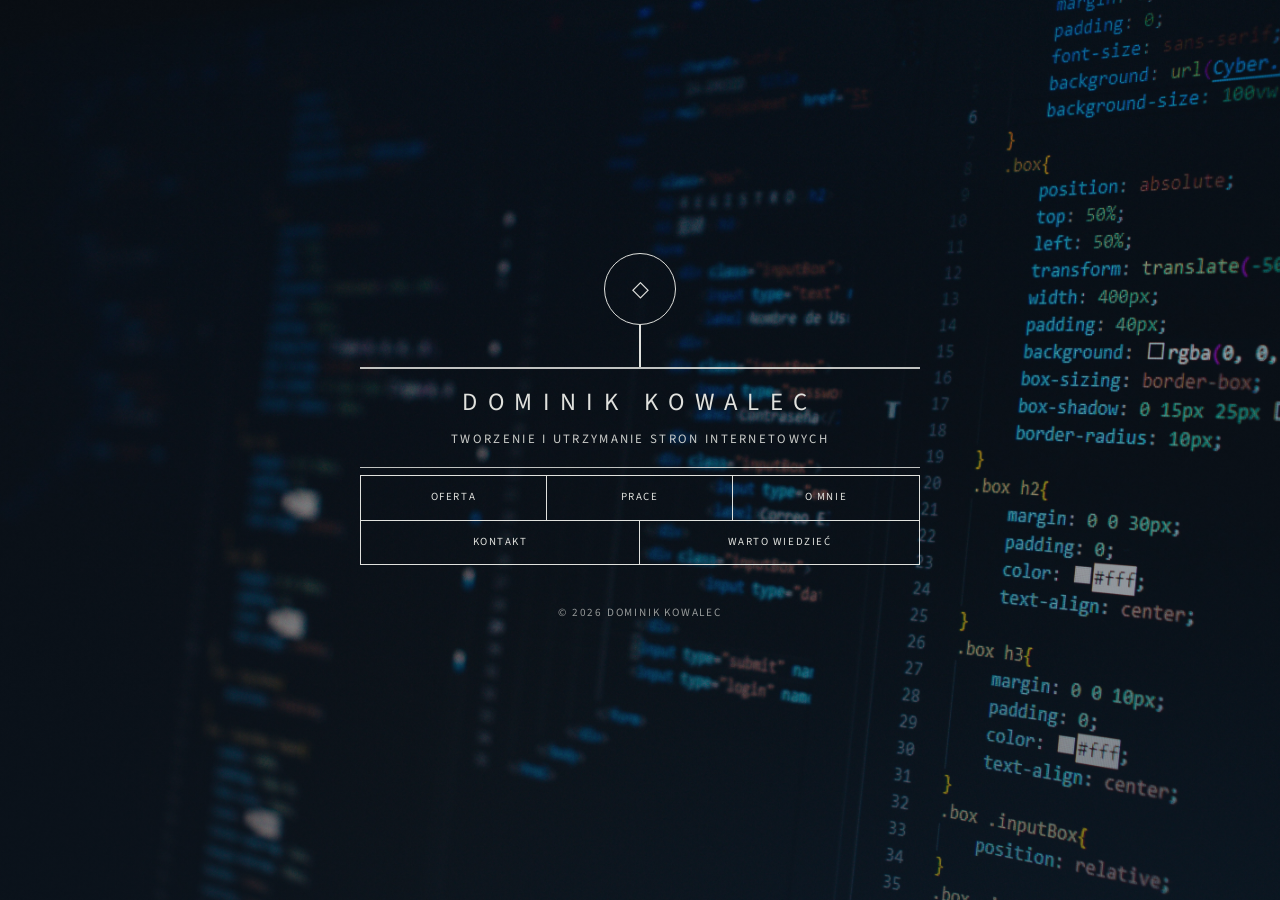
<file: index.html>
<!DOCTYPE html>
<html lang="pl">
<head>
  <meta charset="UTF-8">
  <meta name="viewport" content="width=device-width, initial-scale=1, viewport-fit=cover">
  <title>Dominik Kowalec — strony internetowe</title>
  <meta name="description" content="Freelance: projekt i wdrożenie stron oraz ich utrzymanie. Współpraca na umowę o dzieło — określony zakres, odbiór, przekazanie kodu.">
  <link rel="stylesheet" href="css/site.css">
</head>
<body class="site">
  <div class="frame">
    <div class="diamond" aria-hidden="true">◇</div>
    <div class="stem" aria-hidden="true"></div>
    <div class="line"></div>
    <h1>DOMINIK KOWALEC</h1>
    <p class="lead">
      Tworzenie i utrzymanie stron internetowych
    </p>
    <div class="line"></div>
    <div class="seg">
      <button type="button" data-open="intro">Oferta</button>
      <button type="button" data-open="work">Prace</button>
      <button type="button" data-open="about">O mnie</button>
      <button type="button" data-open="contact">Kontakt</button>
      <button type="button" data-open="facts">Warto wiedzieć</button>
    </div>
    <p class="copy">© 2026 Dominik Kowalec</p>
  </div>

  <div class="overlay" id="overlay" aria-hidden="true">
    <div class="card" role="dialog" aria-modal="true">
      <button class="close" type="button" aria-label="Zamknij">×</button>

      <div data-panel="intro">
        <h2>Oferta</h2>
        <p>
          Oferuję wykonanie oraz utrzymanie stron internetowych w oparciu o umowę o dzieło.
          Dostosowuję strony bezpośrenido do potrzeb klienta, w konkretnie określonym zakresie,
          bądź według proponowanych przeze mnie szablonów.
        </p>
        <ul class="services">
          <li>
            <strong>Nowa strona</strong>
            Wizytówka, one-page, katalog albo prosty sklep. Od układu i treści po wdrożenie
            i przekazanie kodu oraz instrukcji.
          </li>
          <li>
            <strong>Przebudowa</strong>
            Przebudowuję stare witryny internetowe dając im nowe życie, 
            a Twojej firmie - świeżą wizytówkę.
          </li>
          <li>
            <strong>Utrzymanie</strong>
            Oferuję aktualizowanie strony oraz uzupełnianie jej o dodatkowe wymagane treści.
          </li>
        </ul>
      </div>

      <div data-panel="work" hidden>
        <h2>Prace</h2>
        <p>
          Na ten moment nie posiadam prac, którymi mogę się pochwalić,
          ale zapraszam do obejrzenia kilku przykładowych szablonów stron.
          Skorzystaj z moich usług, a znajdziesz się w tej zakładce!
        </p>
        <p>
          <a href="Szablony/">Tutaj znajdziesz szablony stron.</a>
        </p>
      </div>

      <div data-panel="about" hidden>
        <h2>O mnie</h2>
        <p>
          Jestem studentem informatyki i rozpoczynam swoją przygodę w świadczeniu 
          usług jako freelancer.
          Swoje usługi kieruję głównie do lokalnych firm, ale nie boję się większych wyzwań.

        </p><br>
        <h2> Jak pracuję</h2>
        <p>
          Współpracę podjemuję na podstawie <strong>umowy o dzieło</strong>. Najpierw wspólnie spisujemy, co ma
          powstać - podstrony, zdjęcia, formularze itp. 
          Następnie umowa, propozycje, wdrożenie i odbiór. Poprawki z protokołu są w cenie a
          nowe pomysły po starcie — kolejnym dziełem.
        </p>
        <p>
          Utrzymanie też zamykam w umowie: konkretny okres, lista czynności czy też raport końcowy.
        </p>
      </div>

      <div data-panel="facts" hidden>
        <h2>Warto wiedzieć</h2>
        <p>
          Klienci najpierw szukają firmy w internecie. Strona WWW to często pierwszy kontakt
          i realne źródło pozyskiwania nowych klientów.
        </p>
        <ul class="facts">
          <li>
            <strong>91%</strong>
            konsumentów szuka firmy online zanim ją odwiedzi.
          </li>
          <li>
            <strong>85%</strong>
            odwiedza lokal w ciągu tygodnia od znalezienia go w sieci.
          </li>
          <li>
            <strong>60%</strong>
            jest skłonna kupić na miejscu po odkryciu firmy online; 80% wróciłoby ponownie.
          </li>
          <li>
            <strong>42%</strong>
            przed wizytą wchodzi na stronę internetową firmy — to druga najczęstsza czynność po recenzjach (51%).
          </li>
          <li>
            <strong>67%</strong>
            małych i średnich firm ze stroną WWW mówi, że jej uruchomienie przyniosło nowych klientów.
          </li>
          <li>
            <strong>50%</strong>
            z tych firm odnotowało wzrost sprzedaży po wprowadzeniu strony.
          </li>
          <li class="facts-note">
            Strona internetowa, odpowiednio wypozycjonowana w Google, pozwala dotrzeć do osób, które już teraz szukają usług takich jak Twoje.
            Dzięki temu firma może zdobywać klientów również poza gronem swoich obserwujących.
          </li>
        </ul>
        <p class="cite">
          <br>Źródła: Uberall, <em>The Lowdown on Local Search</em> (ponad 2000 konsumentów z USA, Wielkiej Brytanii, Francji i Niemiec);
          UK Department for Business, Innovation &amp; Skills, <em>Digital Capabilities in SMEs</em>, BIS-15-509 (2015).
        </p>
      </div>

      <div data-panel="contact" hidden>
        <h2>Kontakt</h2>
        <p>
          Skontaktuj się ze mną telefonicznie lub napisz, czego potrzebujesz.<br>
          W ciągu kilku dni wrócę ze wstępną propozycją.
        </p>
        <p class="note">kontakt@kowalecweb.pl<br>+48 795 481 775</p>
        <form id="brief" action="https://formspree.io/f/mbgooany" method="POST">
          <input type="hidden" name="_subject" value="Zapytanie ze strony kowalecweb.pl">
          <p class="hp" aria-hidden="true">
            <label for="company">Nie wypełniaj</label>
            <input id="company" type="text" name="_gotcha" tabindex="-1" autocomplete="off">
          </p>
          <label for="name">Imię</label>
          <input id="name" name="name" required placeholder="Imię" autocomplete="name">
          <label for="email">E-mail</label>
          <input id="email" name="email" type="email" required placeholder="adres@firma.pl" autocomplete="email">
          <label for="message">Zakres</label>
          <textarea id="message" name="message" rows="4" required placeholder="Nowa strona / przebudowa ..."></textarea>
          <button class="btn" type="submit">Wyślij zapytanie</button>
          <p class="status" id="form-status" role="status"></p>
        </form>
      </div>
    </div>
  </div>
  <script src="js/site.js"></script>
</body>
</html>
</file>
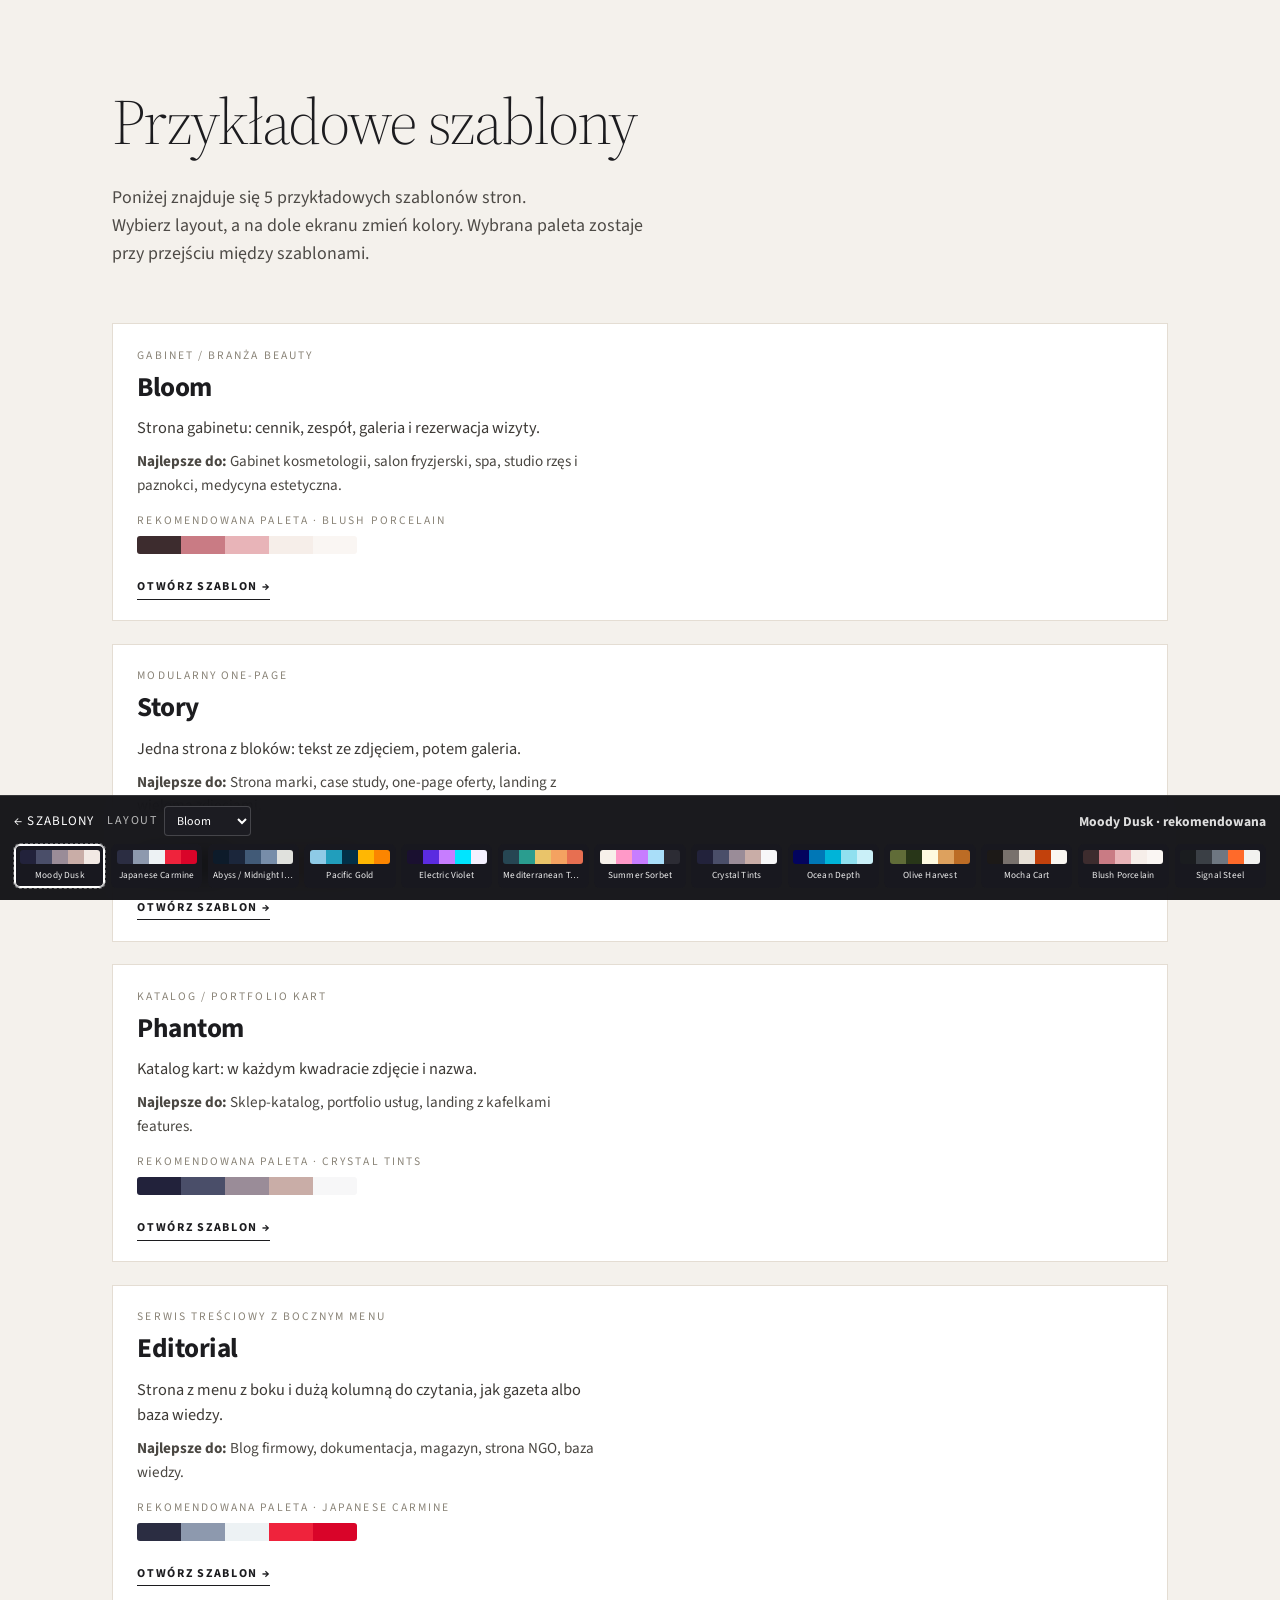
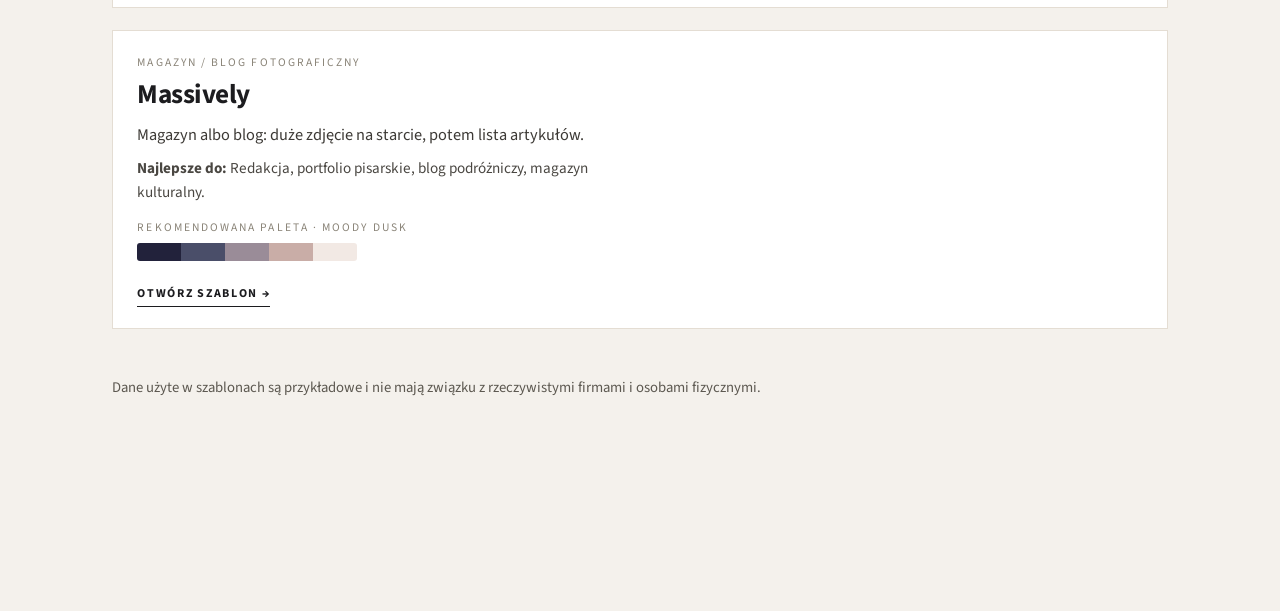
<file: Szablony/index.html>
<!DOCTYPE html>
<html lang="pl">
<head>
  <meta charset="UTF-8">
  <meta name="viewport" content="width=device-width, initial-scale=1">
  <title>Szablony stron — Dominik Kowalec</title>
  <link rel="stylesheet" href="css/switcher.css">
  <link rel="stylesheet" href="css/home.css">
  <script src="js/palettes.js"></script>
  <script src="js/home.js" defer></script>
  <script src="js/switcher.js" defer></script>
</head>
<body class="home">
  <header class="home-hero">
    <h1>Przykładowe szablony</h1>
    <p>
      Poniżej znajduje się 5 przykładowych szablonów stron.<br>
      Wybierz layout, a na dole ekranu zmień kolory. Wybrana paleta zostaje
      przy przejściu między szablonami.
    </p>
  </header>

  <div class="layout-grid" id="layout-grid"></div>

  <p class="home-note">
    Dane użyte w szablonach są przykładowe i nie mają związku z rzeczywistymi firmami i osobami fizycznymi.
  </p>
</body>
</html>
</file>
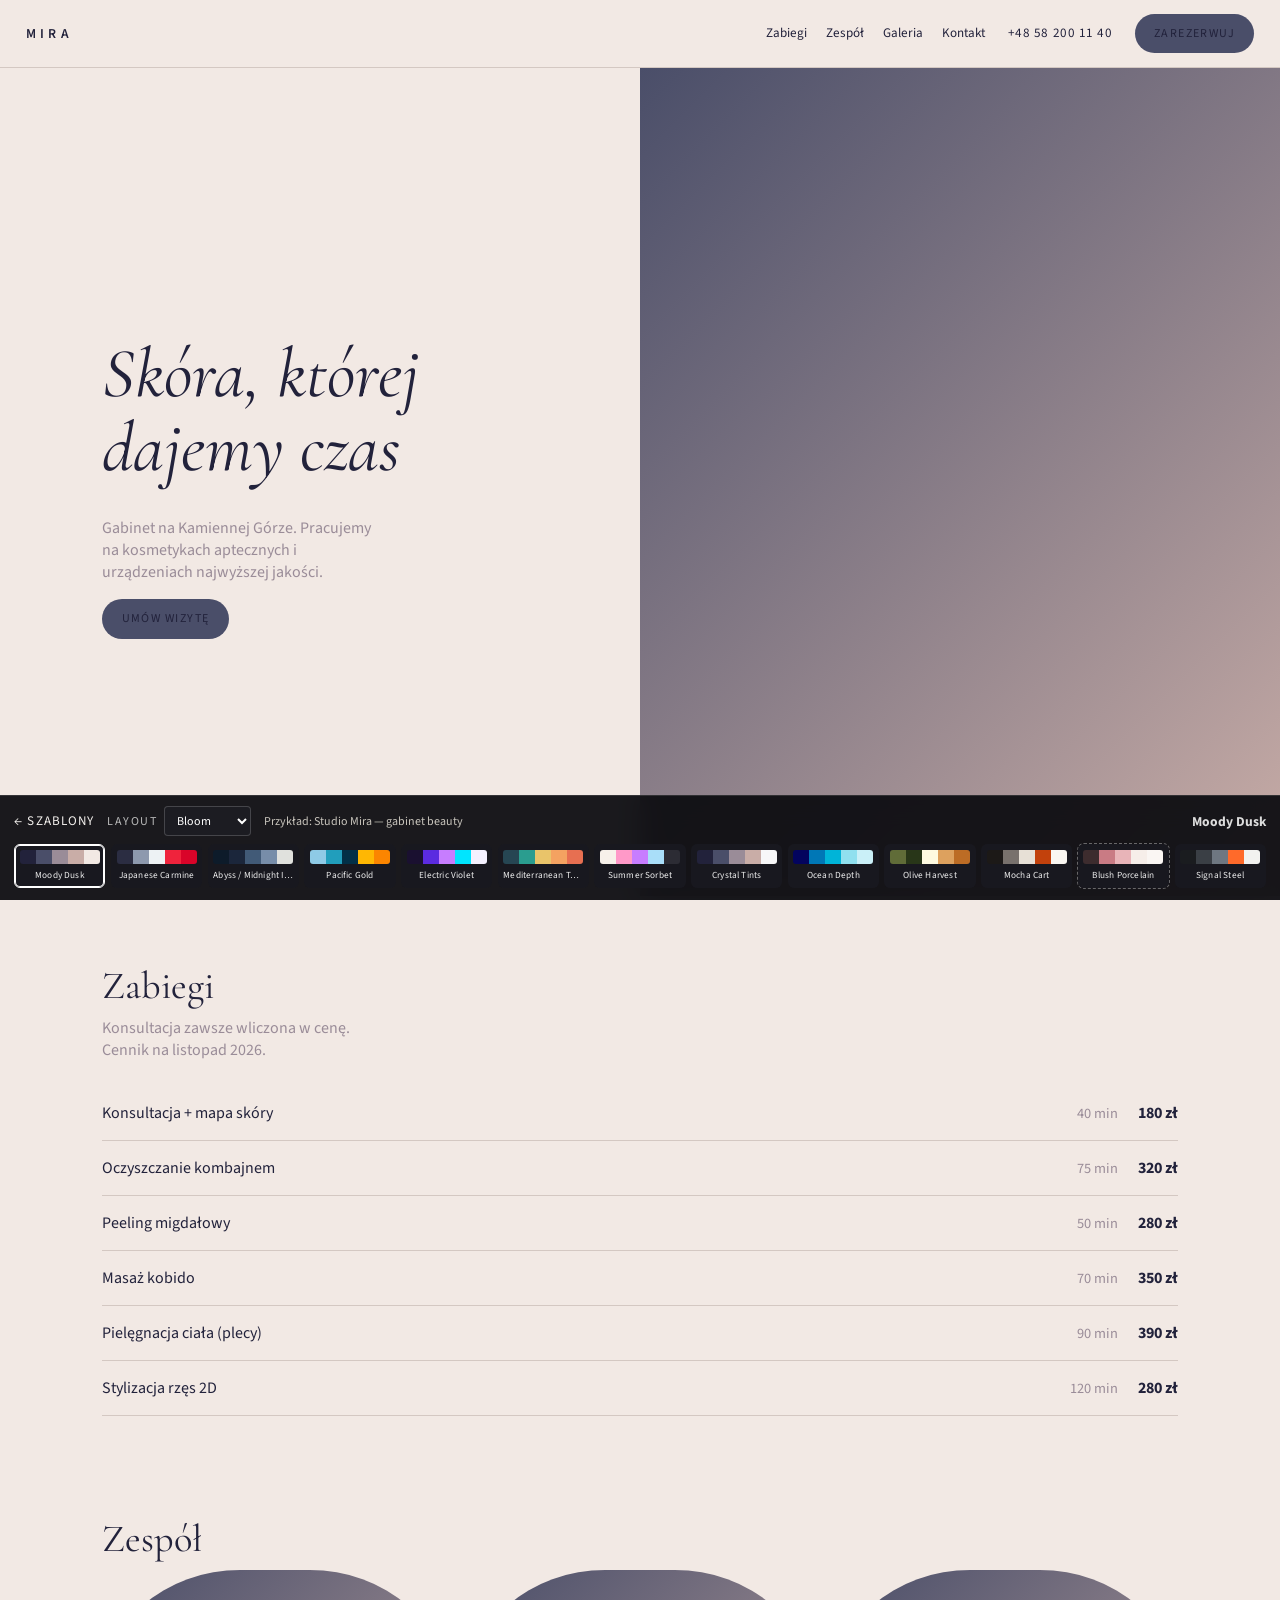
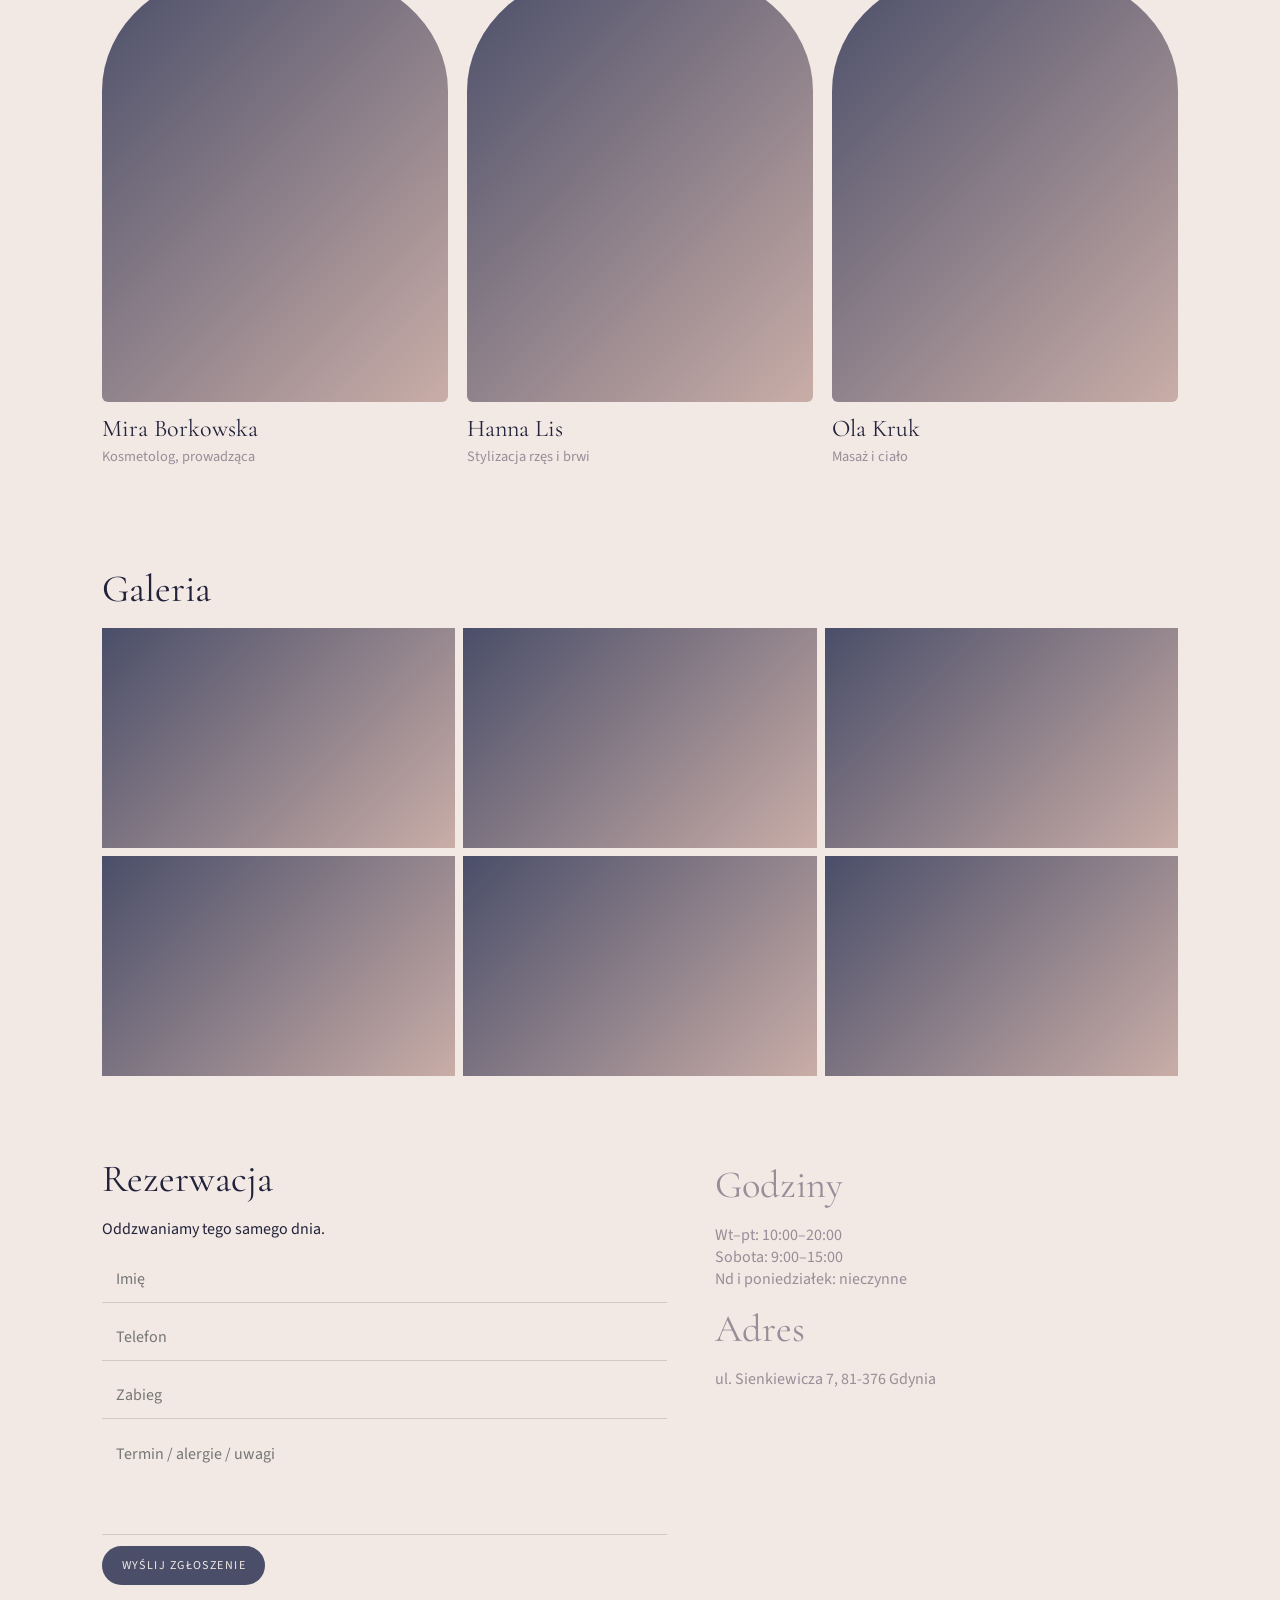
<file: Szablony/templates/bloom.html>
<!DOCTYPE html>
<html lang="pl" data-template="bloom">
<head>
  <meta charset="UTF-8">
  <meta name="viewport" content="width=device-width, initial-scale=1">
  <title>Bloom — szablon</title>
  <link rel="stylesheet" href="../css/switcher.css">
  <link rel="stylesheet" href="../css/templates/bloom.css">
  <script src="../js/palettes.js"></script>
  <script src="../js/examples.js"></script>
  <script src="../js/switcher.js" defer></script>
</head>
<body class="bloom">
  <header class="head">
    <a class="brand" href="#top" data-fill="brand">BLOOM</a>
    <nav>
      <a href="#zabiegi" data-fill="n1">Zabiegi</a>
      <a href="#zespol" data-fill="n2">Zespół</a>
      <a href="#galeria" data-fill="n3">Galeria</a>
      <a href="#rezerwacja" data-fill="n4">Kontakt</a>
    </nav>
    <a class="phone" href="#rezerwacja" data-fill="phone">+48 000 000 000</a>
    <a class="btn" href="#rezerwacja" data-fill="book">Zarezerwuj</a>
  </header>

  <section class="hero" id="top">
    <div class="copy">
      <p class="kicker" data-fill="kicker">Gabinet · pielęgnacja · rytuał</p>
      <h1 data-fill="hero-title">Pielęgnacja, która nie krzyczy</h1>
      <p data-fill="hero-lead">Placeholder manifestu studia beauty: spokojne intro, jeden przycisk rezerwacji, zdjęcie zabiegu po prawej.</p>
      <a class="btn" href="#rezerwacja" data-fill="hero-cta">Umów wizytę</a>
    </div>
    <div class="media media--ph" data-img="hero" style="--img: url('https://picsum.photos/seed/bloom-hero/900/1100')"></div>
  </section>

  <section class="treatments" id="zabiegi">
    <h2 data-fill="treat-title">Zabiegi</h2>
    <p class="lead" data-fill="treat-lead">Cennik w rytmie nazwa · czas · cena. Placeholder listy usług gabinetu.</p>
    <ul class="list">
      <li><span data-fill="t1-n">Zabieg pierwszy</span><span data-fill="t1-m">60 min</span><strong data-fill="t1-p">000 zł</strong></li>
      <li><span data-fill="t2-n">Zabieg drugi</span><span data-fill="t2-m">75 min</span><strong data-fill="t2-p">000 zł</strong></li>
      <li><span data-fill="t3-n">Zabieg trzeci</span><span data-fill="t3-m">90 min</span><strong data-fill="t3-p">000 zł</strong></li>
      <li><span data-fill="t4-n">Zabieg czwarty</span><span data-fill="t4-m">45 min</span><strong data-fill="t4-p">000 zł</strong></li>
      <li><span data-fill="t5-n">Zabieg piąty</span><span data-fill="t5-m">120 min</span><strong data-fill="t5-p">000 zł</strong></li>
      <li><span data-fill="t6-n">Zabieg szósty</span><span data-fill="t6-m">50 min</span><strong data-fill="t6-p">000 zł</strong></li>
    </ul>
  </section>

  <section class="team" id="zespol">
    <h2 data-fill="team-title">Zespół</h2>
    <div class="people">
      <article>
        <div class="media media--ph" data-img="a1" style="--img: url('https://picsum.photos/seed/bloom-a/500/620')"></div>
        <h3 data-fill="a1-n">Imię 1</h3>
        <p data-fill="a1-r">Kosmetolog</p>
      </article>
      <article>
        <div class="media media--ph" data-img="a2" style="--img: url('https://picsum.photos/seed/bloom-b/500/620')"></div>
        <h3 data-fill="a2-n">Imię 2</h3>
        <p data-fill="a2-r">Stylizacja</p>
      </article>
      <article>
        <div class="media media--ph" data-img="a3" style="--img: url('https://picsum.photos/seed/bloom-c/500/620')"></div>
        <h3 data-fill="a3-n">Imię 3</h3>
        <p data-fill="a3-r">Masaż</p>
      </article>
    </div>
  </section>

  <section class="gallery" id="galeria">
    <h2 data-fill="gallery-title">Galeria</h2>
    <div class="media media--ph" data-img="g1" style="--img: url('https://picsum.photos/seed/bloom-g1/600/500')"></div>
    <div class="media media--ph" data-img="g2" style="--img: url('https://picsum.photos/seed/bloom-g2/600/500')"></div>
    <div class="media media--ph" data-img="g3" style="--img: url('https://picsum.photos/seed/bloom-g3/600/500')"></div>
    <div class="media media--ph" data-img="g4" style="--img: url('https://picsum.photos/seed/bloom-g4/600/500')"></div>
    <div class="media media--ph" data-img="g5" style="--img: url('https://picsum.photos/seed/bloom-g5/600/500')"></div>
    <div class="media media--ph" data-img="g6" style="--img: url('https://picsum.photos/seed/bloom-g6/600/500')"></div>
  </section>

  <section class="book" id="rezerwacja">
    <form>
      <h2 data-fill="book-title">Rezerwacja</h2>
      <p data-fill="book-lead">Placeholder formularza wizyty. Studio oddzwania w ten sam dzień.</p>
      <input data-ph="name" placeholder="Imię">
      <input data-ph="phone" placeholder="Telefon">
      <input data-ph="treat" placeholder="Zabieg">
      <textarea data-ph="note" rows="3" placeholder="Uwagi (termin, alergie)"></textarea>
      <button class="btn" type="button" data-fill="book-btn">Wyślij zgłoszenie</button>
    </form>
    <aside>
      <h2 data-fill="hours-t">Godziny</h2>
      <p data-fill="hours">Wt–pt 10:00–20:00<br>Sobota 9:00–15:00<br>Niedziela i poniedziałek — nieczynne</p>
      <h2 data-fill="addr-t">Adres</h2>
      <p data-fill="address">ul. Placeholder 8, 00-000 Miasto</p>
    </aside>
  </section>
</body>
</html>
</file>
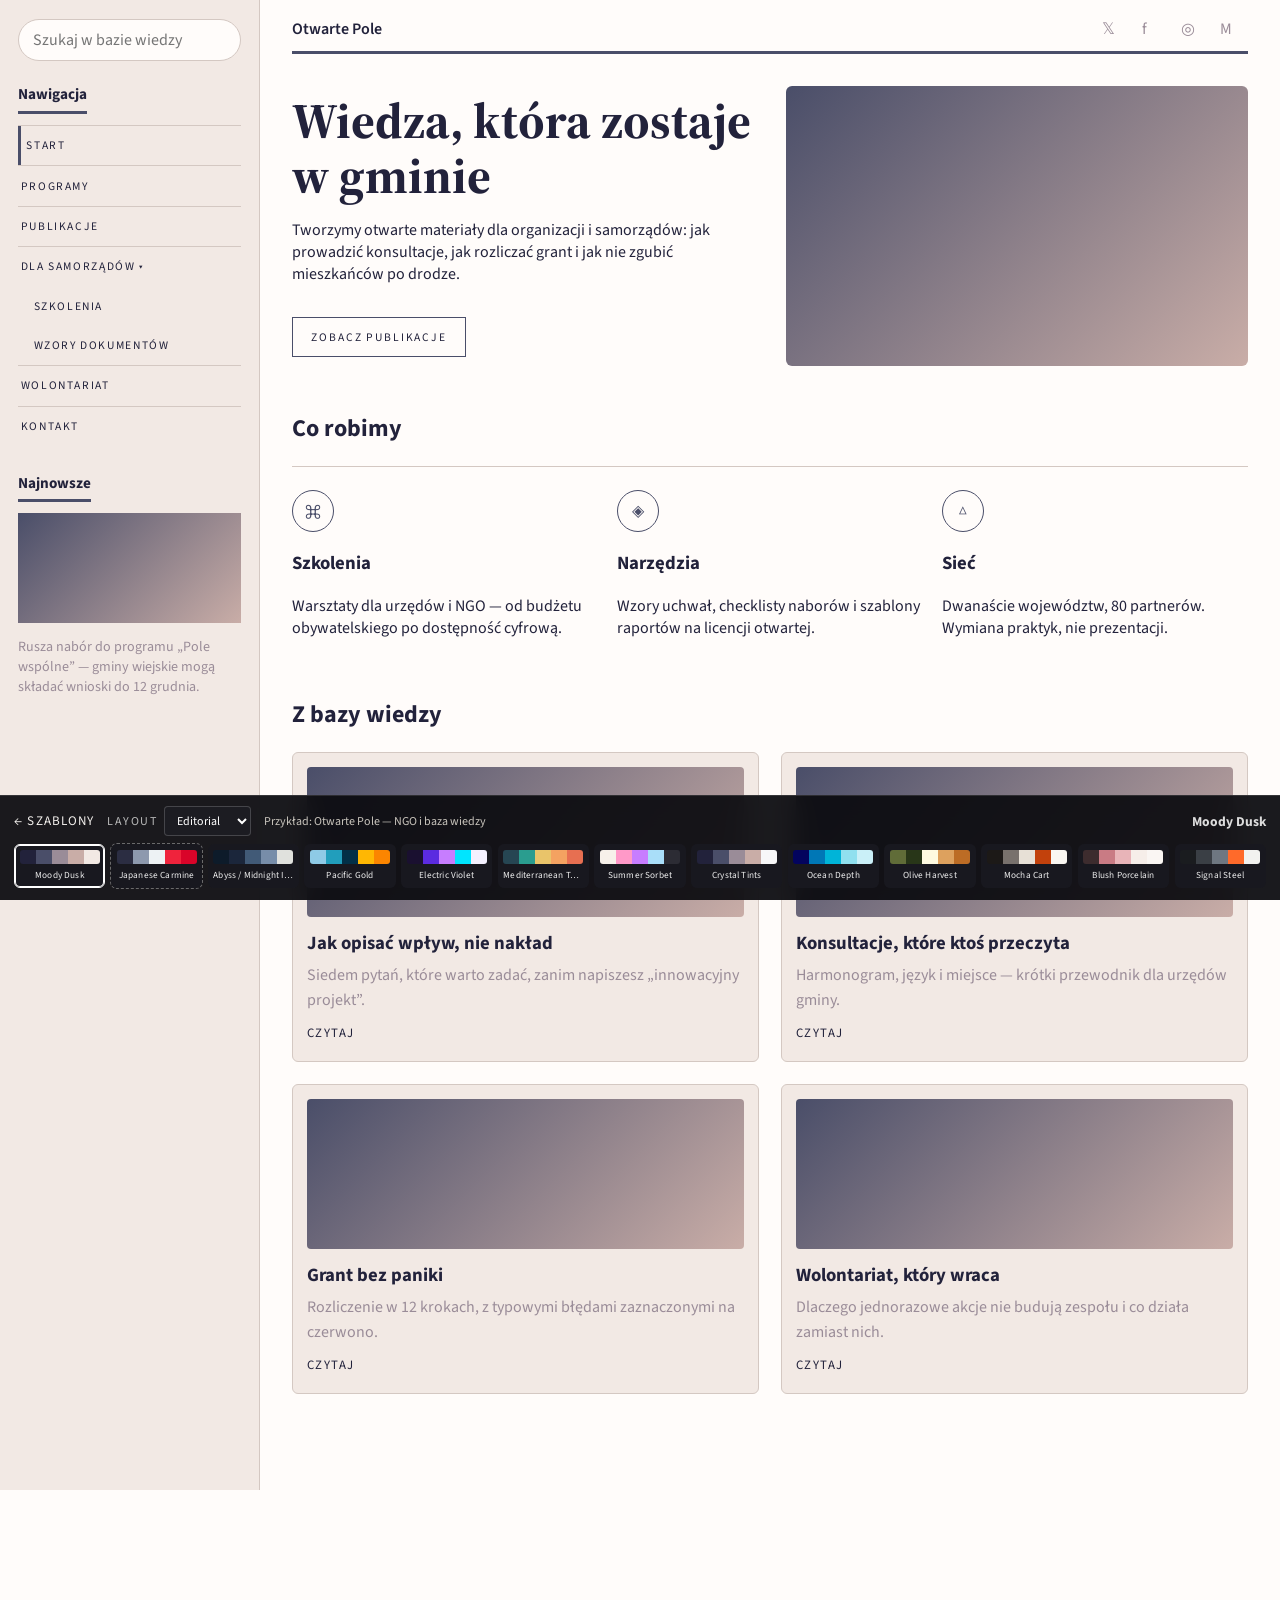
<file: Szablony/templates/editorial.html>
<!DOCTYPE html>
<html lang="pl" data-template="editorial">
<head>
  <meta charset="UTF-8">
  <meta name="viewport" content="width=device-width, initial-scale=1">
  <title>Editorial — szablon</title>
  <link rel="stylesheet" href="../css/switcher.css">
  <link rel="stylesheet" href="../css/templates/editorial.css">
  <script src="../js/palettes.js"></script>
  <script src="../js/examples.js"></script>
  <script src="../js/switcher.js" defer></script>
</head>
<body class="editorial">
  <aside class="side" id="side">
    <input class="search" data-ph="search" placeholder="Search" aria-label="Szukaj">
    <h2 data-fill="menu-title">Menu</h2>
    <ul class="menu">
      <li><a class="is-active" href="#home" data-page="home" data-fill="nav-1">Homepage</a></li>
      <li><a href="#generic" data-page="generic" data-fill="nav-2">Generic</a></li>
      <li><a href="#elements" data-page="elements" data-fill="nav-3">Elements</a></li>
      <li class="open">
        <a href="#submenu" data-page="submenu" data-fill="nav-4">Submenu ▾</a>
        <div class="sub">
          <a href="#lorem" data-page="lorem" data-fill="nav-4a">Lorem Dolor</a>
          <a href="#ipsum" data-page="ipsum" data-fill="nav-4b">Ipsum Adipiscing</a>
        </div>
      </li>
      <li><a href="#etiam" data-page="etiam" data-fill="nav-5">Etiam Dolore</a></li>
      <li><a href="#contact" data-page="contact" data-fill="nav-6">Adipiscing</a></li>
    </ul>
    <div class="mini">
      <h2 data-fill="mini-title">Ante interdum</h2>
      <div class="media media--ph" data-img="side" style="--img: url('https://picsum.photos/seed/ed-side/400/240')"></div>
      <p data-fill="mini-text">Mini-widget w sidebarze: miniatura i krótki tekst zastępczy.</p>
    </div>
  </aside>

  <main class="main" id="top">
    <div class="top">
      <button class="toggle" type="button" id="toggle" aria-label="Menu">☰</button>
      <a class="wordmark" href="#home" data-page="home" data-fill="wordmark">Editorial by HTML5 UP</a>
      <div class="social">
        <a href="#home">𝕏</a><a href="#home">f</a><a href="#home">◎</a><a href="#home">M</a>
      </div>
    </div>

    <section class="view" data-page-view="home" id="home">
      <section class="hero">
        <div>
          <h1 data-fill="hero-title">Hi, I’m Editorial by HTML5 UP</h1>
          <p class="kicker" data-fill="kicker">A free and fully responsive site template</p>
          <p data-fill="hero-lead">Placeholder akapitu w kolumnie tekstu. Layout 50/50 z zdjęciem po prawej, przycisk outline LEARN MORE.</p>
          <a class="btn" href="#generic" data-page="generic" data-fill="hero-cta">Learn More</a>
        </div>
        <div class="media media--ph" data-img="hero" style="--img: url('https://picsum.photos/seed/ed-hero/800/640')"></div>
      </section>

      <h2 data-fill="feat-title">Erat lacinia</h2>
      <div class="features">
        <article><div class="icon">⌘</div><h3 data-fill="f1-title">Portitor</h3><p data-fill="f1-text">Krótki opis ikony w siatce trzech kolumn.</p></article>
        <article><div class="icon">◈</div><h3 data-fill="f2-title">Sapien</h3><p data-fill="f2-text">Drugi feature z placeholderem.</p></article>
        <article><div class="icon">△</div><h3 data-fill="f3-title">Quam lorem</h3><p data-fill="f3-text">Trzeci kafelek opisu.</p></article>
      </div>

      <h2 id="posts" data-fill="posts-title">Ipsum sed dolor</h2>
      <div class="posts">
        <article class="post">
          <div class="media media--ph" data-img="a1" style="--img: url('https://picsum.photos/seed/ed-1/640/400')"></div>
          <h3 data-fill="a1-title">Interdum aenean</h3>
          <p data-fill="a1-text">Lead zastępczy karty wpisu.</p>
          <a class="more" href="#generic" data-page="generic" data-fill="more">More</a>
        </article>
        <article class="post">
          <div class="media media--ph" data-img="a2" style="--img: url('https://picsum.photos/seed/ed-2/640/400')"></div>
          <h3 data-fill="a2-title">Nulla amet dolore</h3>
          <p data-fill="a2-text">Druga karta w siatce 2×N.</p>
          <a class="more" href="#elements" data-page="elements" data-fill="more">More</a>
        </article>
        <article class="post">
          <div class="media media--ph" data-img="a3" style="--img: url('https://picsum.photos/seed/ed-3/640/400')"></div>
          <h3 data-fill="a3-title">Tempus ullamcorper</h3>
          <p data-fill="a3-text">Kolejny placeholder.</p>
          <a class="more" href="#lorem" data-page="lorem" data-fill="more">More</a>
        </article>
        <article class="post">
          <div class="media media--ph" data-img="a4" style="--img: url('https://picsum.photos/seed/ed-4/640/400')"></div>
          <h3 data-fill="a4-title">Sed etiam facilis</h3>
          <p data-fill="a4-text">Ostatnia karta w rzędzie.</p>
          <a class="more" href="#etiam" data-page="etiam" data-fill="more">More</a>
        </article>
      </div>
    </section>

    <section class="view" data-page-view="generic" id="generic" hidden>
      <p class="kicker" data-fill="g-kicker">Generic</p>
      <h1 class="page-title" data-fill="g-title">Generic Page</h1>
      <div class="media media--ph page-media" data-img="pg" style="--img: url('https://picsum.photos/seed/ed-generic/1100/480')"></div>
      <div class="prose">
        <p data-fill="g-p1">Typowa podstrona treściowa: duży tytuł, zdjęcie pasowe i dwa–trzy akapity. Tu ląduje opis programu, działu albo dłuższy artykuł, który nie mieści się na stronie głównej.</p>
        <p data-fill="g-p2">Drugi akapit rozwija temat: dla kogo jest oferta, jaki jest zakres i czego czytelnik może się spodziewać po kontakcie. Placeholder, który w widoku przykładowym zamienia się w konkret fundacji.</p>
        <ul>
          <li data-fill="g-l1">Punkt pierwszy — cel i odbiorca</li>
          <li data-fill="g-l2">Punkt drugi — zakres i terminy</li>
          <li data-fill="g-l3">Punkt trzeci — jak dołączyć</li>
        </ul>
        <p data-fill="g-p3">Na końcu wezwanie do dalszego czytania albo do kontaktu. Linki w menu prowadzą do osobnych widoków, nie do tej samej siatki wpisów.</p>
      </div>
    </section>

    <section class="view" data-page-view="elements" id="elements" hidden>
      <p class="kicker" data-fill="e-kicker">Elements</p>
      <h1 class="page-title" data-fill="e-title">Elements</h1>
      <div class="prose">
        <p data-fill="e-lead">Zestaw treści, które zwykle lądują w bazie wiedzy: listy, cytat, dwa bloki obok siebie. W szkielecie to Elements, w przykładzie — publikacje.</p>
      </div>
      <div class="split">
        <article>
          <h2 data-fill="e-h1">Nagłówek A</h2>
          <p data-fill="e-p1">Krótki blok: definicja, instrukcja albo spis treści publikacji. Placeholder lewej kolumny.</p>
        </article>
        <article>
          <h2 data-fill="e-h2">Nagłówek B</h2>
          <p data-fill="e-p2">Prawa kolumna na uzupełnienie: licencja, data aktualizacji, dla kogo jest materiał.</p>
        </article>
      </div>
      <blockquote data-fill="e-quote">Cytat albo teza przewodnia, która zostaje w pamięci dłużej niż lista punktów.</blockquote>
      <div class="posts">
        <article class="post">
          <h3 data-fill="e-c1-t">Pozycja 1</h3>
          <p data-fill="e-c1-p">Opis pierwszej publikacji albo elementu.</p>
        </article>
        <article class="post">
          <h3 data-fill="e-c2-t">Pozycja 2</h3>
          <p data-fill="e-c2-p">Opis drugiej publikacji albo elementu.</p>
        </article>
      </div>
    </section>

    <section class="view" data-page-view="submenu" id="submenu" hidden>
      <p class="kicker" data-fill="sm-kicker">Submenu</p>
      <h1 class="page-title" data-fill="sm-title">Submenu</h1>
      <div class="prose">
        <p data-fill="sm-lead">Strona-spis dla gałęzi menu. Poniżej dwa wejścia, które w przykładzie stają się szkoleniami i wzorami dokumentów.</p>
      </div>
      <div class="split">
        <article class="card-link">
          <h2 data-fill="sm-a-t">Lorem Dolor</h2>
          <p data-fill="sm-a-p">Wejście do pierwszej podstrony gałęzi.</p>
          <a class="more" href="#lorem" data-page="lorem" data-fill="more">More</a>
        </article>
        <article class="card-link">
          <h2 data-fill="sm-b-t">Ipsum Adipiscing</h2>
          <p data-fill="sm-b-p">Wejście do drugiej podstrony gałęzi.</p>
          <a class="more" href="#ipsum" data-page="ipsum" data-fill="more">More</a>
        </article>
      </div>
    </section>

    <section class="view" data-page-view="lorem" id="lorem" hidden>
      <p class="kicker" data-fill="l-kicker">Lorem Dolor</p>
      <h1 class="page-title" data-fill="l-title">Lorem Dolor</h1>
      <div class="media media--ph page-media" data-img="lorem" style="--img: url('https://picsum.photos/seed/ed-lorem/1100/420')"></div>
      <div class="prose">
        <p data-fill="l-p1">Pierwsza podstrona z submenu. Miejsce na program szkoleń, harmonogram albo artykuł z jednym zdjęciem.</p>
        <p data-fill="l-p2">Drugi akapit: dla kogo, ile trwa, co trzeba przynieść. W widoku przykładowym — konkretne warsztaty fundacji.</p>
        <ol>
          <li data-fill="l-s1">Krok 1</li>
          <li data-fill="l-s2">Krok 2</li>
          <li data-fill="l-s3">Krok 3</li>
        </ol>
      </div>
    </section>

    <section class="view" data-page-view="ipsum" id="ipsum" hidden>
      <p class="kicker" data-fill="i-kicker">Ipsum Adipiscing</p>
      <h1 class="page-title" data-fill="i-title">Ipsum Adipiscing</h1>
      <div class="prose">
        <p data-fill="i-lead">Druga podstrona z submenu. Lista plików, wzorów albo materiałów do pobrania.</p>
      </div>
      <ul class="docs">
        <li>
          <strong data-fill="i-d1-t">Dokument 1</strong>
          <span data-fill="i-d1-p">Krótki opis pliku i format.</span>
        </li>
        <li>
          <strong data-fill="i-d2-t">Dokument 2</strong>
          <span data-fill="i-d2-p">Krótki opis pliku i format.</span>
        </li>
        <li>
          <strong data-fill="i-d3-t">Dokument 3</strong>
          <span data-fill="i-d3-p">Krótki opis pliku i format.</span>
        </li>
        <li>
          <strong data-fill="i-d4-t">Dokument 4</strong>
          <span data-fill="i-d4-p">Krótki opis pliku i format.</span>
        </li>
      </ul>
    </section>

    <section class="view" data-page-view="etiam" id="etiam" hidden>
      <p class="kicker" data-fill="et-kicker">Etiam Dolore</p>
      <h1 class="page-title" data-fill="et-title">Etiam Dolore</h1>
      <div class="media media--ph page-media" data-img="etiam" style="--img: url('https://picsum.photos/seed/ed-etiam/1100/420')"></div>
      <div class="prose">
        <p data-fill="et-p1">Osobna strona z menu: wolontariat, rekrutacja albo historia działania. Placeholder akapitu.</p>
        <p data-fill="et-p2">Drugi akapit o tym, jak dołączyć, ile czasu to zajmuje i kogo szukacie. W przykładzie — nabór wolontariuszy.</p>
      </div>
      <div class="features">
        <article><div class="icon">1</div><h3 data-fill="et-f1-t">Rola A</h3><p data-fill="et-f1-p">Opis pierwszej roli.</p></article>
        <article><div class="icon">2</div><h3 data-fill="et-f2-t">Rola B</h3><p data-fill="et-f2-p">Opis drugiej roli.</p></article>
        <article><div class="icon">3</div><h3 data-fill="et-f3-t">Rola C</h3><p data-fill="et-f3-p">Opis trzeciej roli.</p></article>
      </div>
    </section>

    <section class="view" data-page-view="contact" id="contact" hidden>
      <p class="kicker" data-fill="c-kicker">Kontakt</p>
      <h1 class="page-title" data-fill="c-title">Adipiscing</h1>
      <div class="split">
        <form class="touch">
          <p data-fill="c-lead">Formularz kontaktu. W szkielecie podpisany jak pozycja menu, w przykładzie — prawdziwy kontakt fundacji.</p>
          <input data-ph="name" placeholder="Imię">
          <input data-ph="email" placeholder="E-mail">
          <textarea data-ph="message" rows="5" placeholder="Wiadomość"></textarea>
          <button class="btn" type="button" data-fill="c-btn">Send</button>
        </form>
        <aside>
          <h2 data-fill="c-h-addr">Adres</h2>
          <p data-fill="c-addr">1234 Somewhere Road, Placeholder</p>
          <h2 data-fill="c-h-mail">E-mail</h2>
          <p data-fill="c-mail">hello@placeholder.tld</p>
          <h2 data-fill="c-h-phone">Telefon</h2>
          <p data-fill="c-phone">(000) 000-0000</p>
        </aside>
      </div>
    </section>

  </main>
  <script>
    (function () {
      const side = document.getElementById("side");
      const views = document.querySelectorAll("[data-page-view]");
      const links = document.querySelectorAll("[data-page]");

      function show(id) {
        const next = document.querySelector('[data-page-view="' + id + '"]') ? id : "home";
        views.forEach((view) => {
          view.hidden = view.dataset.pageView !== next;
        });
        links.forEach((link) => {
          link.classList.toggle("is-active", link.dataset.page === next && link.closest(".menu"));
        });
        side.classList.remove("is-open");
        const heading = document.querySelector(".main .top");
        if (heading) heading.scrollIntoView({ block: "start" });
      }

      document.getElementById("toggle").addEventListener("click", () => {
        side.classList.toggle("is-open");
      });

      document.addEventListener("click", (e) => {
        const link = e.target.closest("[data-page]");
        if (!link) return;
        e.preventDefault();
        const id = link.dataset.page;
        if (location.hash !== "#" + id) history.pushState({}, "", "#" + id);
        show(id);
      });

      window.addEventListener("hashchange", () => {
        show((location.hash || "#home").slice(1));
      });

      show((location.hash || "#home").slice(1));
    })();
  </script>
</body>
</html>
</file>
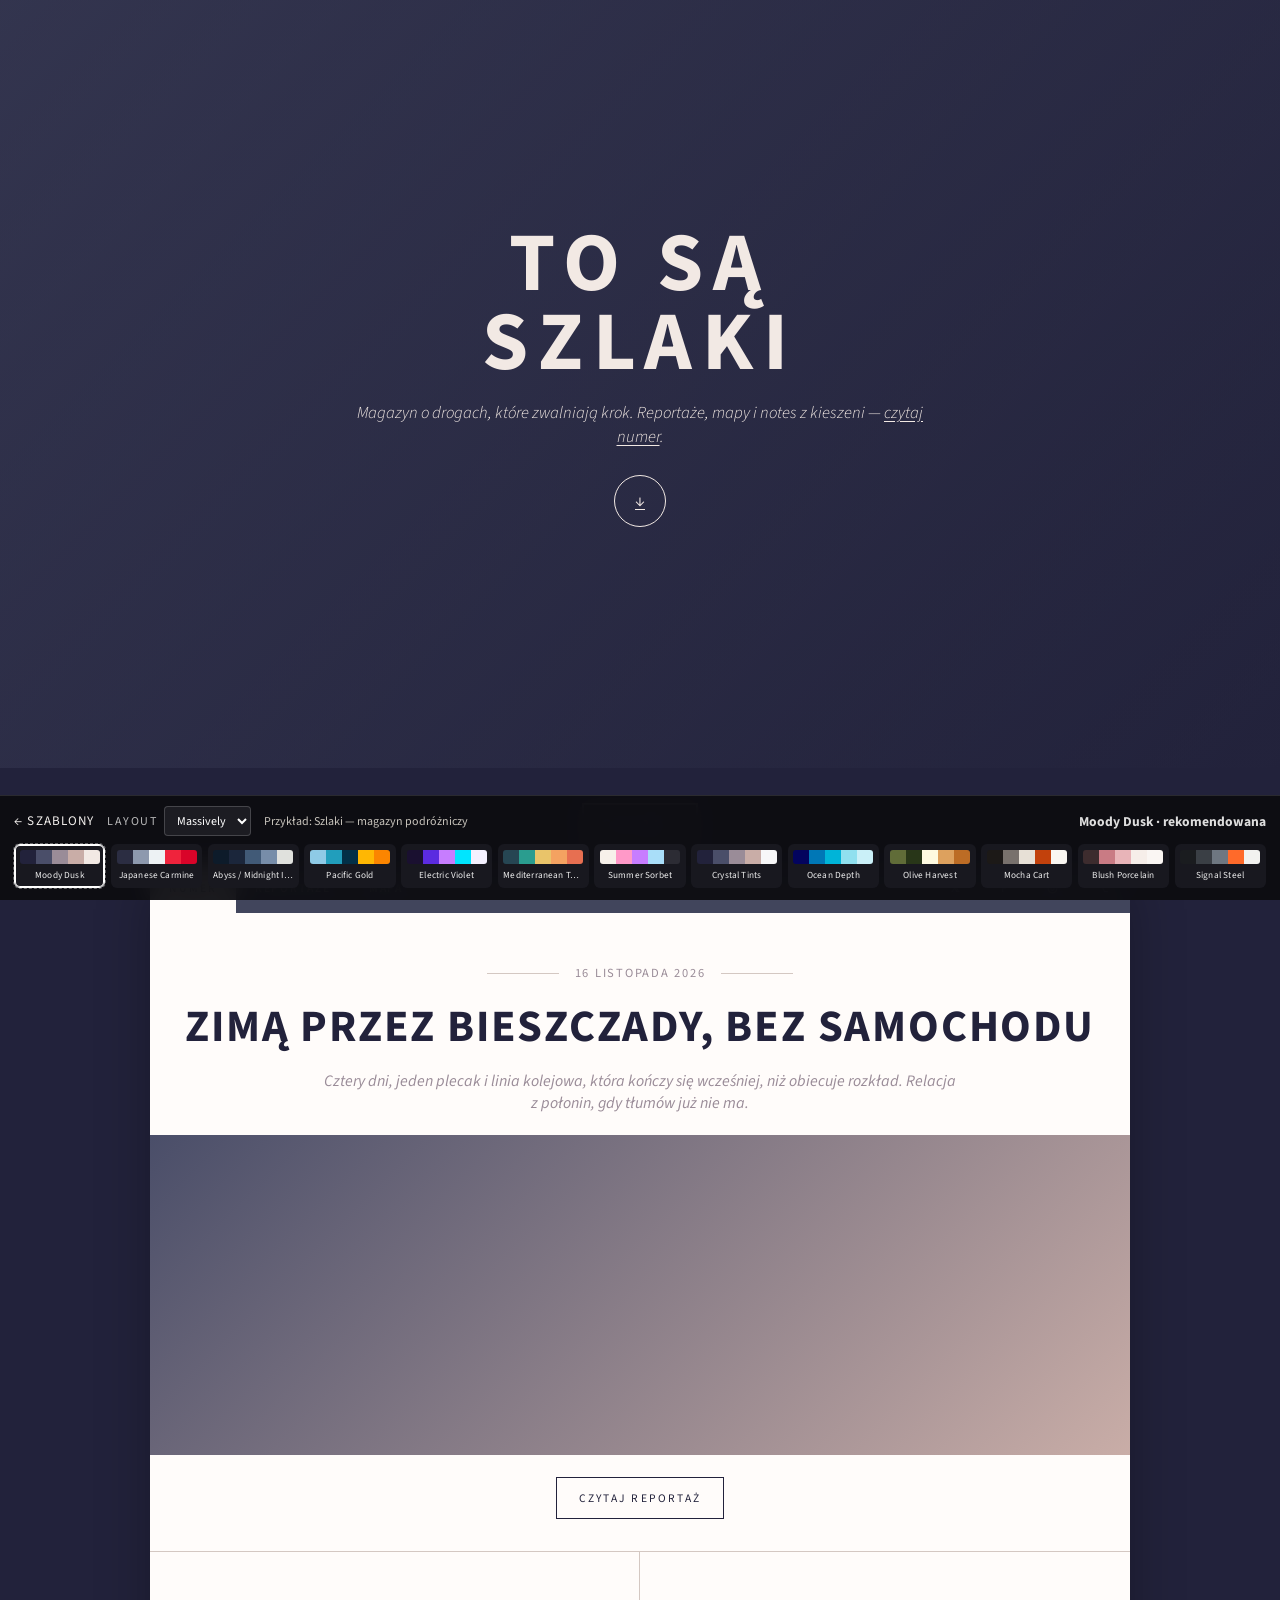
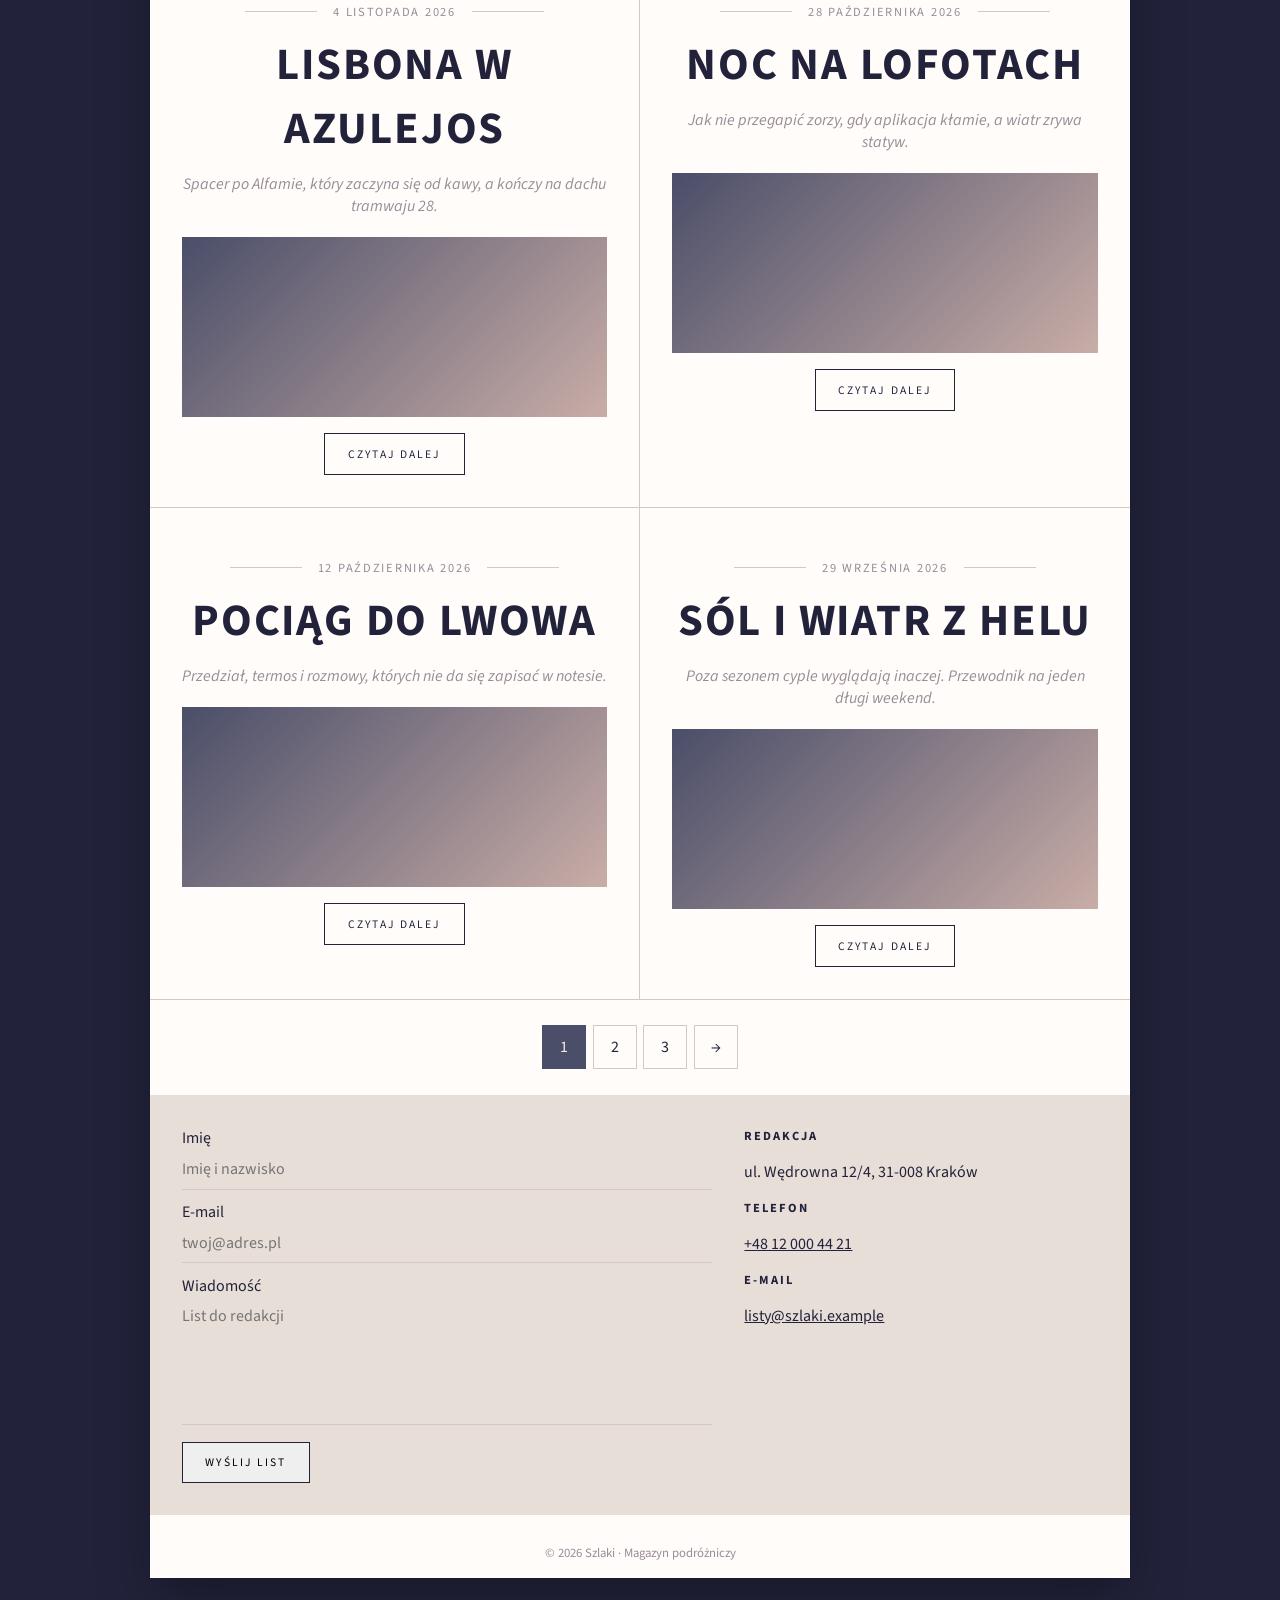
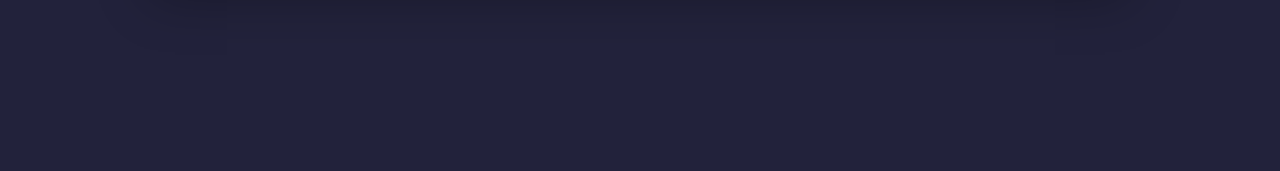
<file: Szablony/templates/massively.html>
<!DOCTYPE html>
<html lang="pl" data-template="massively">
<head>
  <meta charset="UTF-8">
  <meta name="viewport" content="width=device-width, initial-scale=1">
  <title>Massively — szablon</title>
  <link rel="stylesheet" href="../css/switcher.css">
  <link rel="stylesheet" href="../css/templates/massively.css">
  <script src="../js/palettes.js"></script>
  <script src="../js/examples.js"></script>
  <script src="../js/switcher.js" defer></script>
</head>
<body class="massively">
  <section class="intro" data-img="hero" style="--img: url('https://picsum.photos/seed/massively-hero/1600/1100')">
    <div class="intro-inner">
      <h1 data-fill="intro-title">THIS IS<br>MASSIVELY</h1>
      <p data-fill="intro-lead">
        Szablon magazynu z intro na fotografii i arkuszem treści.
        Placeholder lead — <a href="#main">zobacz wpisy</a>.
      </p>
      <a class="chevron" href="#main" aria-label="Dalej">↓</a>
    </div>
  </section>

  <div class="sheet-wrap" id="main">
    <div class="logo-box" data-fill="brand">MASSIVELY</div>
    <div class="sheet">
      <nav class="tabs">
        <a class="is-active" href="#main" data-fill="nav-1">This is Massively</a>
        <a href="#main" data-fill="nav-2">Generic Page</a>
        <a href="#main" data-fill="nav-3">Elements Reference</a>
        <div class="social">
          <a href="#main" aria-label="Twitter">𝕏</a>
          <a href="#main" aria-label="Facebook">f</a>
          <a href="#main" aria-label="Instagram">◎</a>
          <a href="#main" aria-label="GitHub">⌥</a>
        </div>
      </nav>

      <article class="featured">
        <p class="date" data-fill="feat-date">25 kwietnia 2026</p>
        <h2><a href="#main" data-fill="feat-title">And this is a massive headline</a></h2>
        <p class="lead" data-fill="feat-lead">Lead zastępczy. Krótki wstęp do wyróżnionego wpisu, wyśrodkowany kursywą pod datą z liniami.</p>
        <div class="media media--ph" data-img="feat" style="--img: url('https://picsum.photos/seed/massively-1/1200/640')"></div>
        <a class="btn" href="#main" data-fill="feat-cta">Full Story</a>
      </article>

      <div class="posts">
        <article class="post">
          <p class="date" data-fill="p1-date">24 kwietnia 2026</p>
          <h2><a href="#main" data-fill="p1-title">Sed magna ipsum</a></h2>
          <p class="lead" data-fill="p1-lead">Placeholder akapitu — dwa, trzy zdania opisu karty magazynu.</p>
          <div class="media media--ph" data-img="p1" style="--img: url('https://picsum.photos/seed/massively-2/800/500')"></div>
          <a class="btn" href="#main" data-fill="post-cta">Full Story</a>
        </article>
        <article class="post">
          <p class="date" data-fill="p2-date">22 kwietnia 2026</p>
          <h2><a href="#main" data-fill="p2-title">Primis eget lorem</a></h2>
          <p class="lead" data-fill="p2-lead">Druga karta w siatce 2 kolumny, ten sam rytm: data, tytuł, lead, zdjęcie, CTA.</p>
          <div class="media media--ph" data-img="p2" style="--img: url('https://picsum.photos/seed/massively-3/800/500')"></div>
          <a class="btn" href="#main" data-fill="post-cta">Full Story</a>
        </article>
        <article class="post">
          <p class="date" data-fill="p3-date">18 kwietnia 2026</p>
          <h2><a href="#main" data-fill="p3-title">Ante mattis dolor</a></h2>
          <p class="lead" data-fill="p3-lead">Kolejny wpis zastępczy w rytmie editorial.</p>
          <div class="media media--ph" data-img="p3" style="--img: url('https://picsum.photos/seed/massively-4/800/500')"></div>
          <a class="btn" href="#main" data-fill="post-cta">Full Story</a>
        </article>
        <article class="post">
          <p class="date" data-fill="p4-date">12 kwietnia 2026</p>
          <h2><a href="#main" data-fill="p4-title">Tempus sed nulla</a></h2>
          <p class="lead" data-fill="p4-lead">Ostatnia karta w widoku, paginacja pod spodem.</p>
          <div class="media media--ph" data-img="p4" style="--img: url('https://picsum.photos/seed/massively-5/800/500')"></div>
          <a class="btn" href="#main" data-fill="post-cta">Full Story</a>
        </article>
      </div>

      <ol class="pager">
        <li><span class="is-active">1</span></li>
        <li><a href="#main">2</a></li>
        <li><a href="#main">3</a></li>
        <li><a href="#main" aria-label="Następna strona">→</a></li>
      </ol>

      <footer class="footer">
        <form>
          <label>Imię <input data-ph="name" placeholder="Imię"></label>
          <label>E-mail <input data-ph="email" placeholder="E-mail"></label>
          <label>Wiadomość <textarea data-ph="message" rows="4" placeholder="Wiadomość"></textarea></label>
          <button class="btn" type="button" data-fill="btn-send">Send Message</button>
        </form>
        <div>
          <h3 data-fill="h-address">Address</h3>
          <p data-fill="address">1234 Somewhere Road, Placeholder</p>
          <h3 data-fill="h-phone">Phone</h3>
          <p><a href="#main" data-fill="phone">(000) 000-0000</a></p>
          <h3 data-fill="h-email">Email</h3>
          <p><a href="#main" data-fill="email">info@placeholder.tld</a></p>
        </div>
      </footer>
      <p class="copy">
        <span data-fill="copy">© Untitled · Design inspired by HTML5 UP · Zdjęcia: Picsum</span>
      </p>
    </div>
  </div>
</body>
</html>
</file>
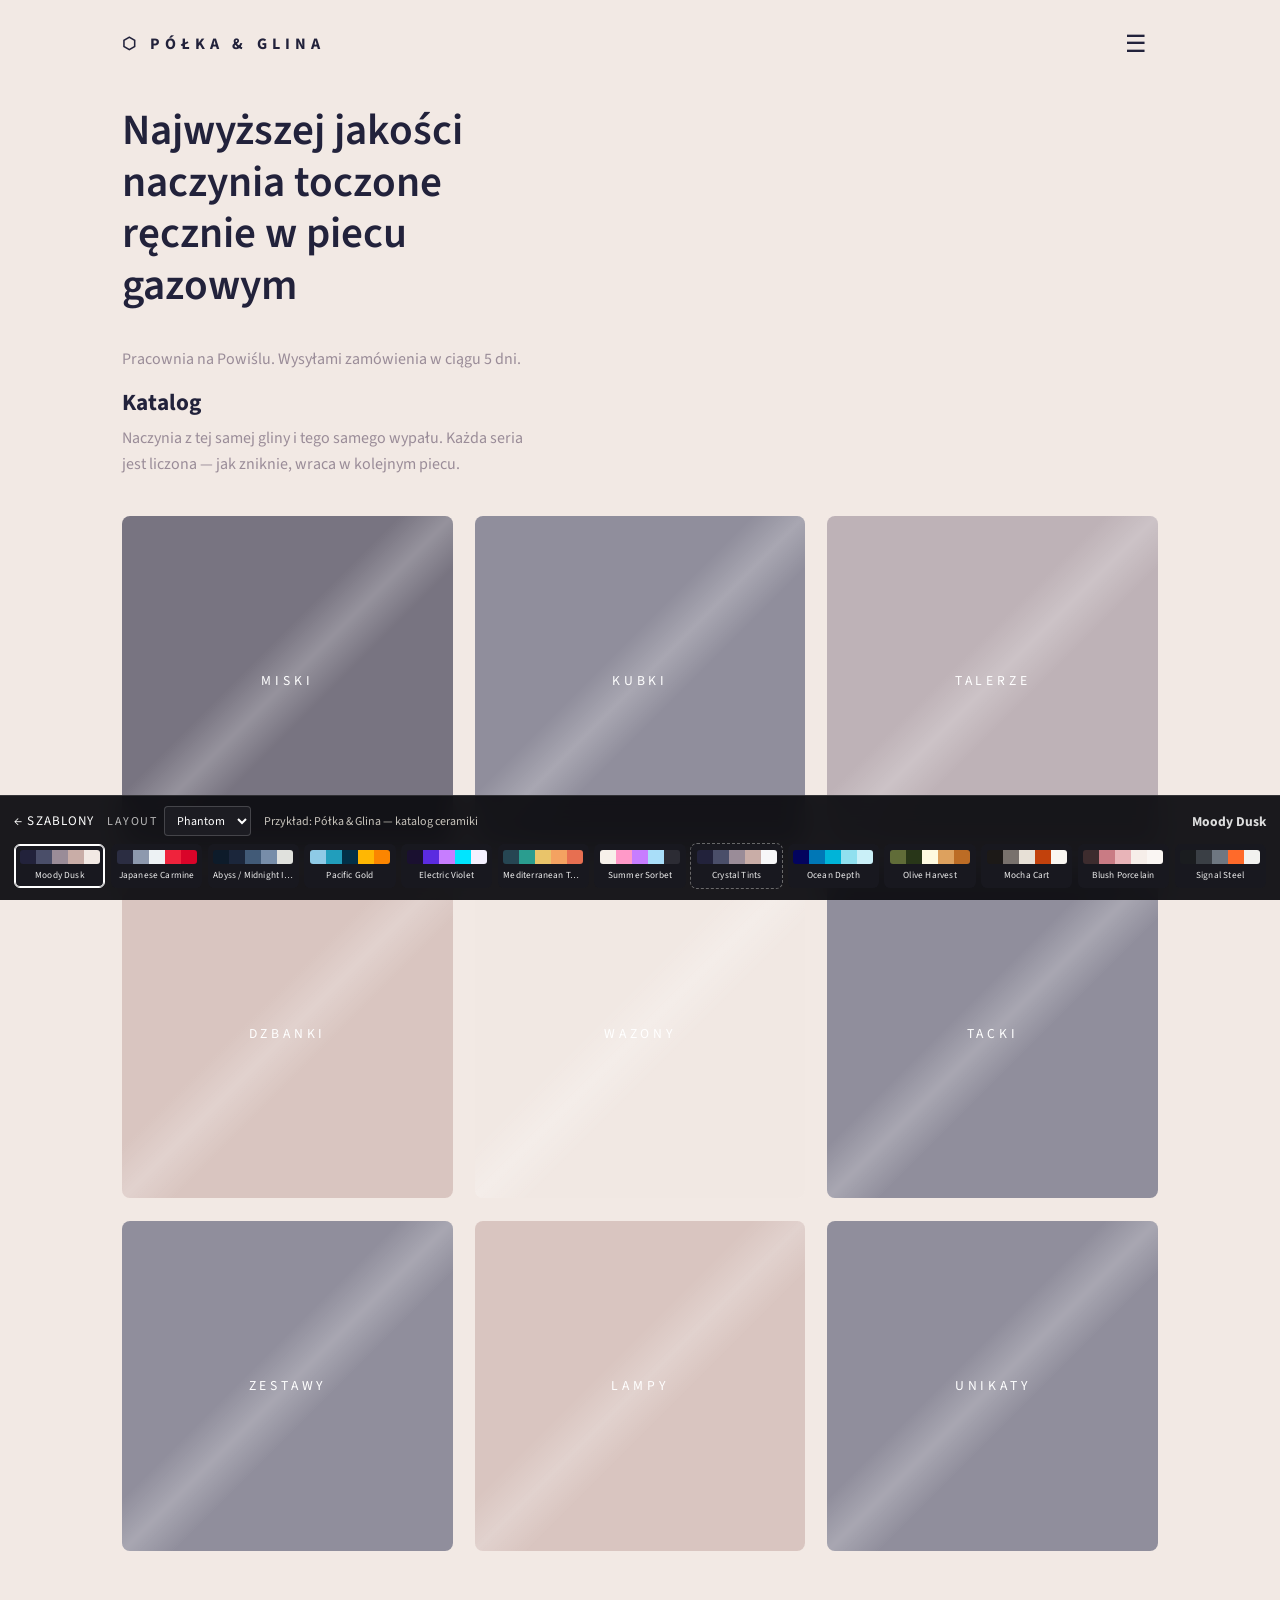
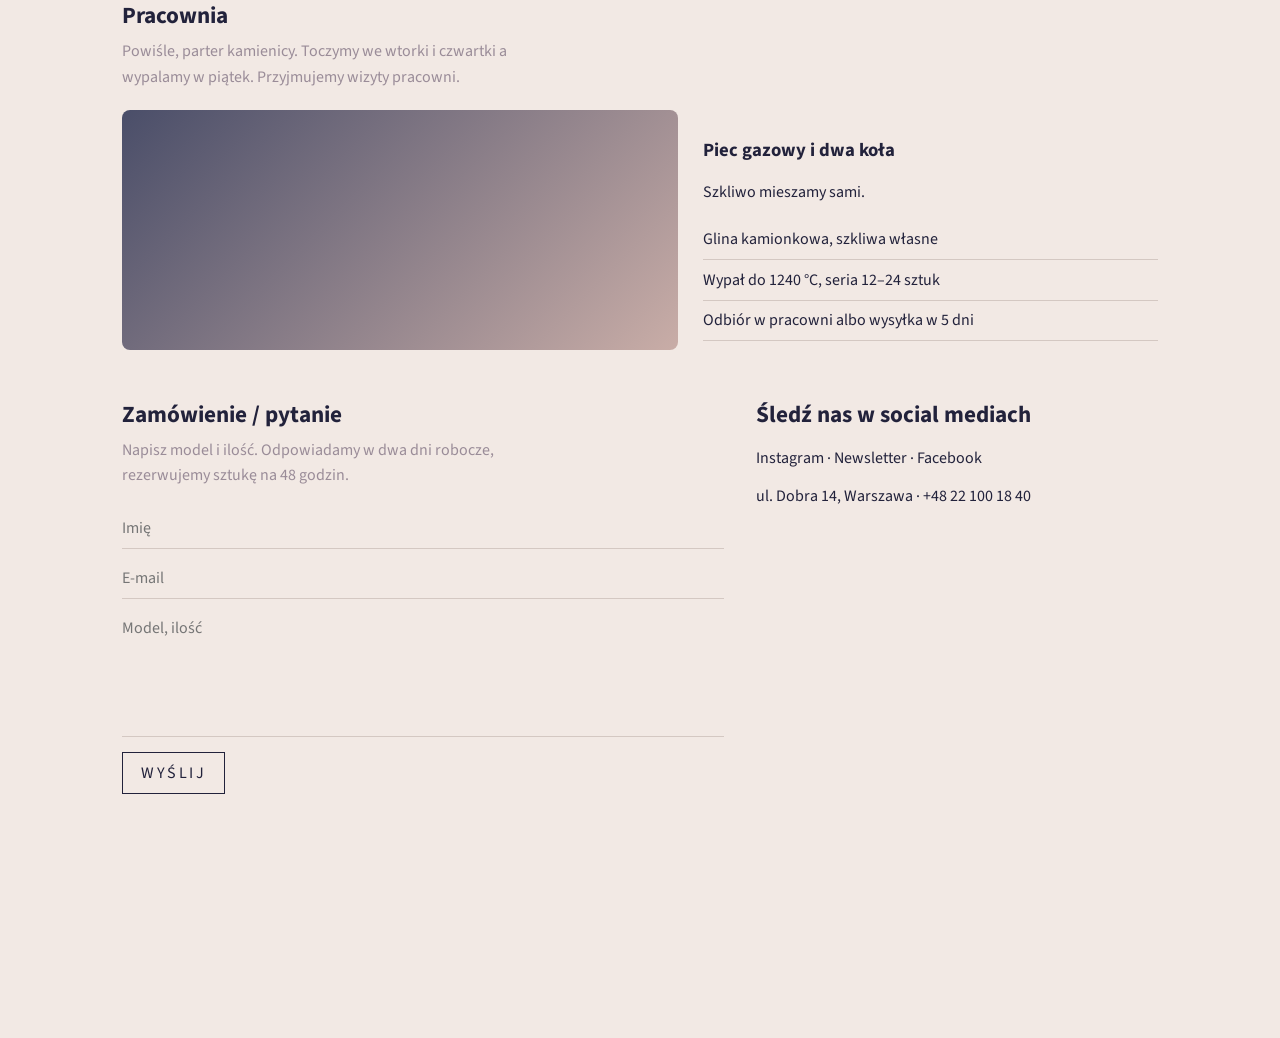
<file: Szablony/templates/phantom.html>
<!DOCTYPE html>
<html lang="pl" data-template="phantom">
<head>
  <meta charset="UTF-8">
  <meta name="viewport" content="width=device-width, initial-scale=1">
  <title>Phantom — szablon</title>
  <link rel="stylesheet" href="../css/switcher.css">
  <link rel="stylesheet" href="../css/templates/phantom.css">
  <script src="../js/palettes.js"></script>
  <script src="../js/examples.js"></script>
  <script src="../js/switcher.js" defer></script>
</head>
<body class="phantom">
  <div class="wrap">
    <header class="head">
      <a class="brand" href="#top" data-fill="brand">⬡ PHANTOM</a>
      <div class="menu-wrap">
        <button class="menu-btn" id="open" type="button" aria-label="Menu" aria-expanded="false" aria-controls="drop">☰</button>
        <nav class="drop" id="drop">
          <a href="#top" data-fill="m-home">Home</a>
          <a href="#katalog" data-fill="m-shop">Generic</a>
          <a href="#pracownia" data-fill="m-studio">Elements</a>
          <a href="#kontakt" data-fill="m-contact">Kontakt</a>
        </nav>
      </div>
    </header>
    <section class="intro" id="top">
      <h1 data-fill="intro-title">This is Phantom, a free, fully responsive site template designed by HTML5 UP.</h1>
      <p data-fill="intro-lead">Placeholder lead pod dużym H1. Siatka kwadratowych kart ze szkłem i przekątnymi liniami.</p>
    </section>
    <section class="catalog" id="katalog">
      <h2 data-fill="cat-title">Generic</h2>
      <p class="lead" data-fill="cat-lead">Katalog kart — każda pozycja to kafelek ze zdjęciem i nazwą. Placeholder listy produktów albo usług.</p>
      <div class="grid">
        <a class="card" data-img="c1" style="--tint: var(--tile-1); --img: url('https://picsum.photos/seed/ph-1/600/600')" href="#katalog"><span data-fill="c1">Magna</span></a>
        <a class="card" data-img="c2" style="--tint: var(--tile-2); --img: url('https://picsum.photos/seed/ph-2/600/600')" href="#katalog"><span data-fill="c2">Lorem</span></a>
        <a class="card" data-img="c3" style="--tint: var(--tile-3); --img: url('https://picsum.photos/seed/ph-3/600/600')" href="#katalog"><span data-fill="c3">Feugiat</span></a>
        <a class="card" data-img="c4" style="--tint: var(--tile-4); --img: url('https://picsum.photos/seed/ph-4/600/600')" href="#katalog"><span data-fill="c4">Tempus</span></a>
        <a class="card" data-img="c5" style="--tint: var(--tile-5); --img: url('https://picsum.photos/seed/ph-5/600/600')" href="#katalog"><span data-fill="c5">Aliquam</span></a>
        <a class="card" data-img="c6" style="--tint: var(--tile-6); --img: url('https://picsum.photos/seed/ph-6/600/600')" href="#katalog"><span data-fill="c6">Veroeros</span></a>
        <a class="card" data-img="c7" style="--tint: var(--c2); --img: url('https://picsum.photos/seed/ph-7/600/600')" href="#katalog"><span data-fill="c7">Ipsum</span></a>
        <a class="card" data-img="c8" style="--tint: var(--c4); --img: url('https://picsum.photos/seed/ph-8/600/600')" href="#katalog"><span data-fill="c8">Dolor</span></a>
        <a class="card" data-img="c9" style="--tint: var(--accent); --img: url('https://picsum.photos/seed/ph-9/600/600')" href="#katalog"><span data-fill="c9">Nullam</span></a>
      </div>
    </section>
    <section class="studio" id="pracownia">
      <h2 data-fill="studio-title">Elements</h2>
      <p class="lead" data-fill="studio-lead">Podstrona pracowni: skąd biorą się rzeczy, jak wygląda proces i co można zobaczyć na miejscu.</p>
      <div class="studio-grid">
        <div class="media media--ph" data-img="s1" style="--img: url('https://picsum.photos/seed/ph-studio/800/560')"></div>
        <div>
          <h3 data-fill="studio-h">Warsztat</h3>
          <p data-fill="studio-p">Placeholder opisu miejsca: godziny otwarcia, dojazd, krótka historia. Tu mieszczą się też techniki, glina, wypał albo inny proces marki.</p>
          <ul class="studio-list">
            <li data-fill="studio-f1">Krok 1 — szkic i próba</li>
            <li data-fill="studio-f2">Krok 2 — wykonanie</li>
            <li data-fill="studio-f3">Krok 3 — odbiór albo wysyłka</li>
          </ul>
        </div>
      </div>
    </section>
    <footer class="foot" id="kontakt">
      <form>
        <h2 data-fill="form-title">Get in touch</h2>
        <p class="lead" data-fill="form-lead">Formularz zamówienia albo pytania. Odpowiedź w kilka dni roboczych.</p>
        <input data-ph="name" placeholder="Name">
        <input data-ph="email" placeholder="Email">
        <textarea data-ph="message" rows="4" placeholder="Message"></textarea>
        <button class="send" type="button" data-fill="btn-send">Send</button>
      </form>
      <div>
        <h2 data-fill="follow-title">Follow</h2>
        <p data-fill="follow">Twitter · Facebook · Instagram · Dribbble · GitHub</p>
        <p data-fill="contact-meta">ul. Placeholder 4 · 00-000 Miasto · +48 000 000 000</p>
      </div>
    </footer>
  </div>
  <script>
    (function () {
      const btn = document.getElementById("open");
      const drop = document.getElementById("drop");
      const wrap = btn.closest(".menu-wrap");
      function isOpen() { return drop.classList.contains("is-open"); }
      function open() {
        drop.classList.add("is-open");
        btn.setAttribute("aria-expanded", "true");
      }
      function close() {
        drop.classList.remove("is-open");
        btn.setAttribute("aria-expanded", "false");
      }
      btn.addEventListener("click", (e) => {
        e.stopPropagation();
        isOpen() ? close() : open();
      });
      drop.querySelectorAll("a").forEach((a) => a.addEventListener("click", close));
      document.addEventListener("click", (e) => {
        if (!wrap.contains(e.target)) close();
      });
      document.addEventListener("keydown", (e) => {
        if (e.key === "Escape") close();
      });
    })();
  </script>
</body>
</html>
</file>
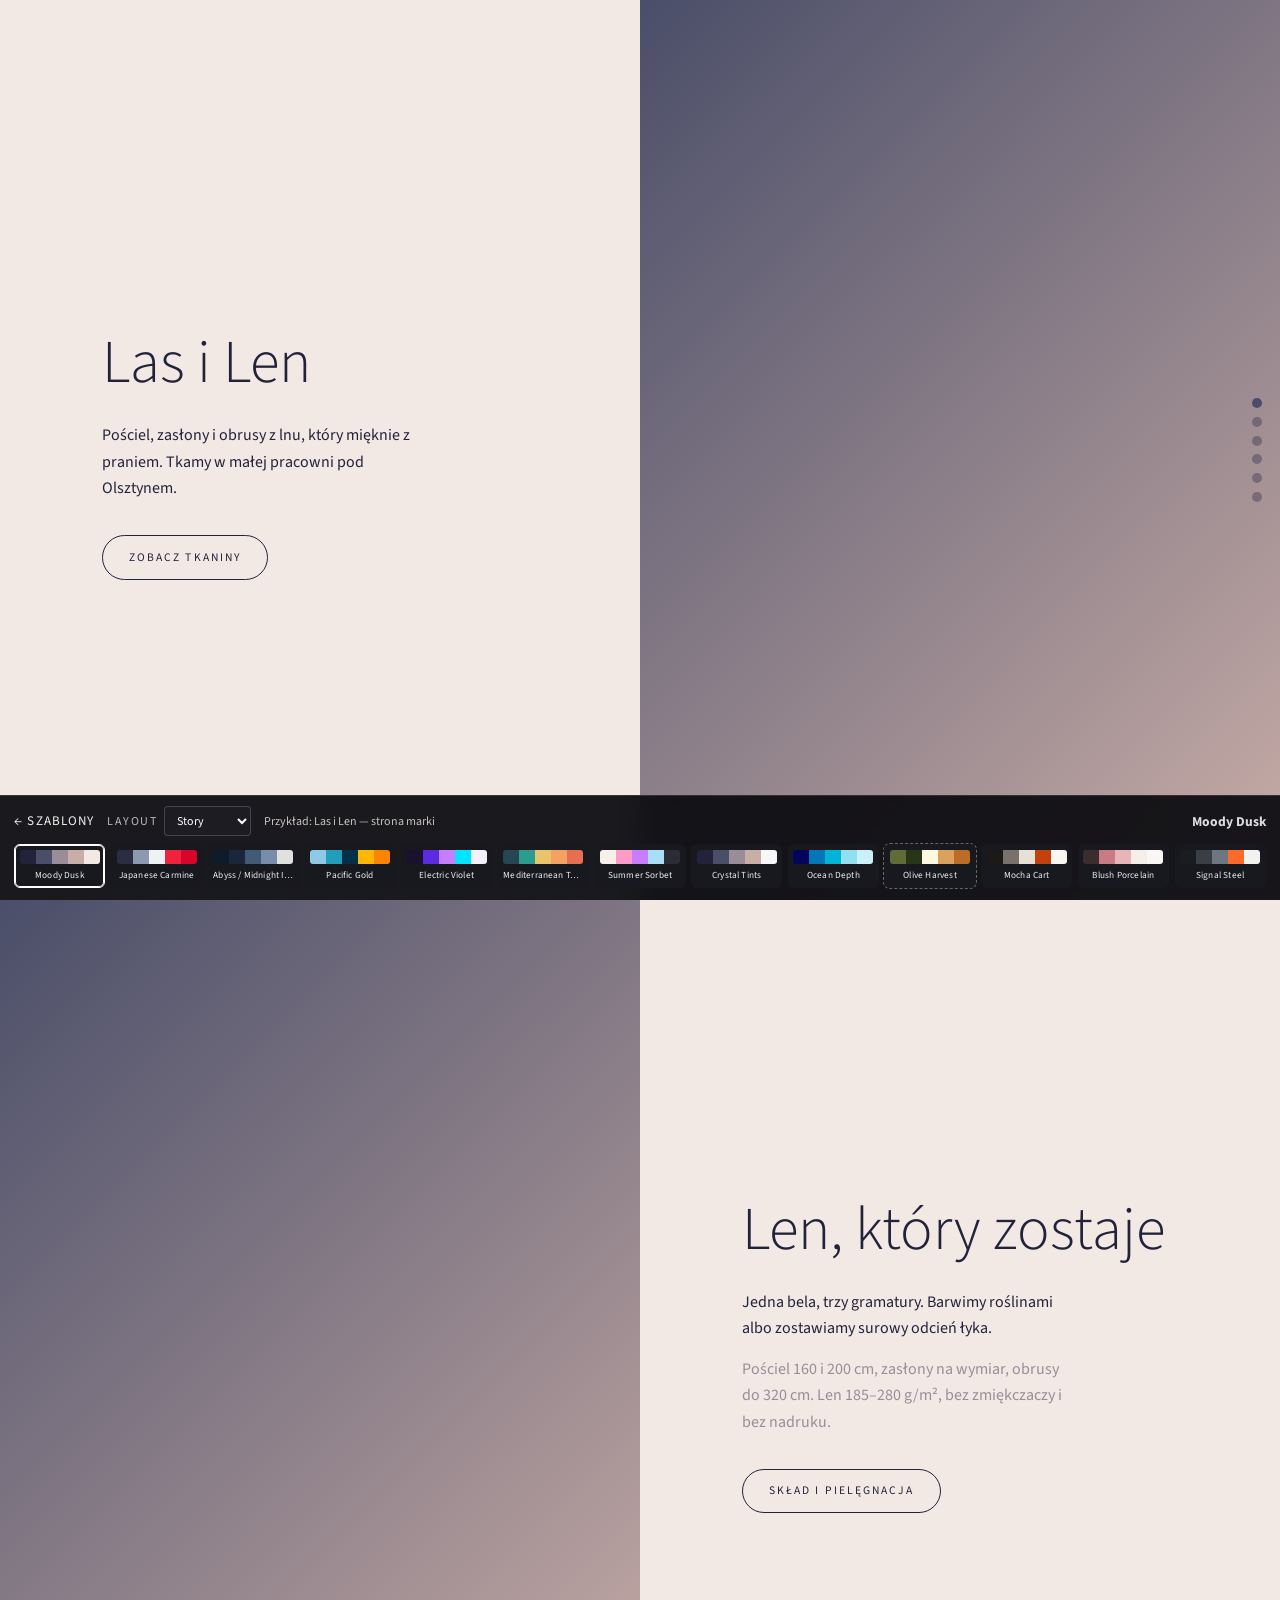
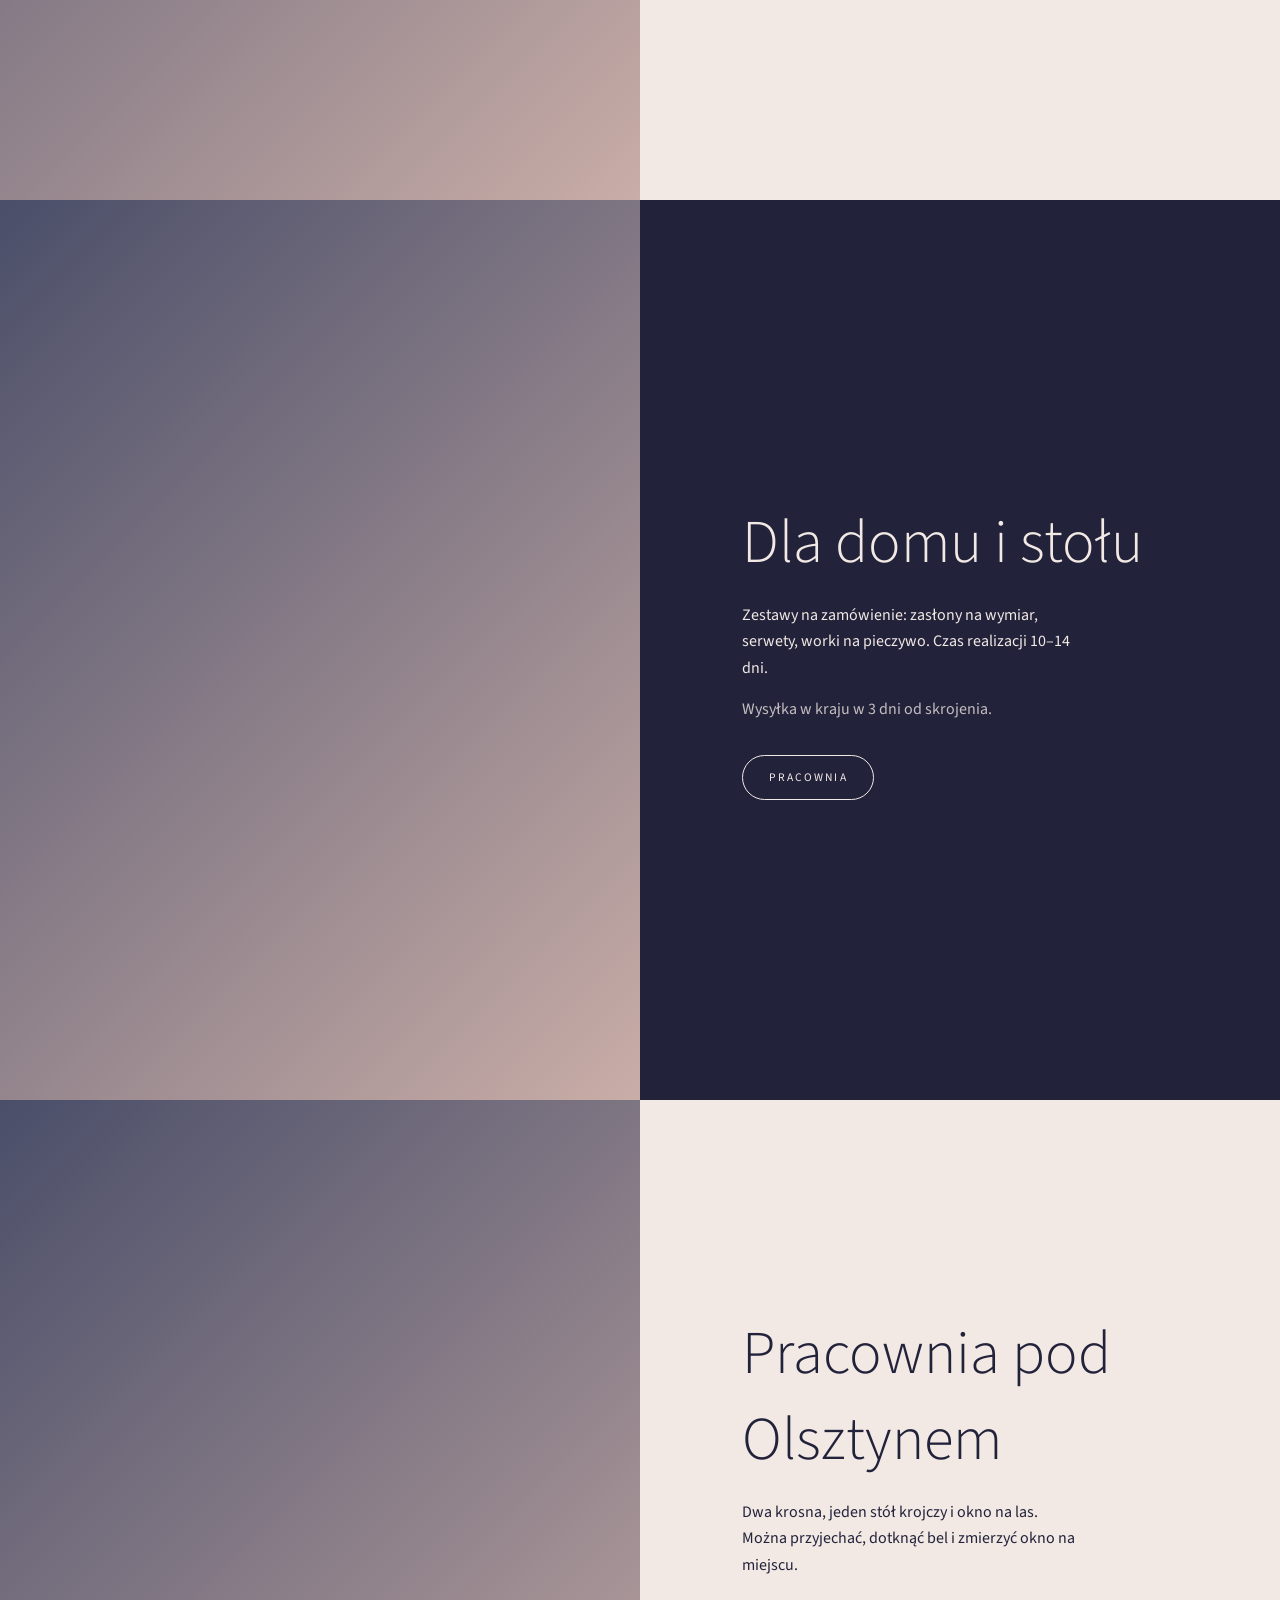
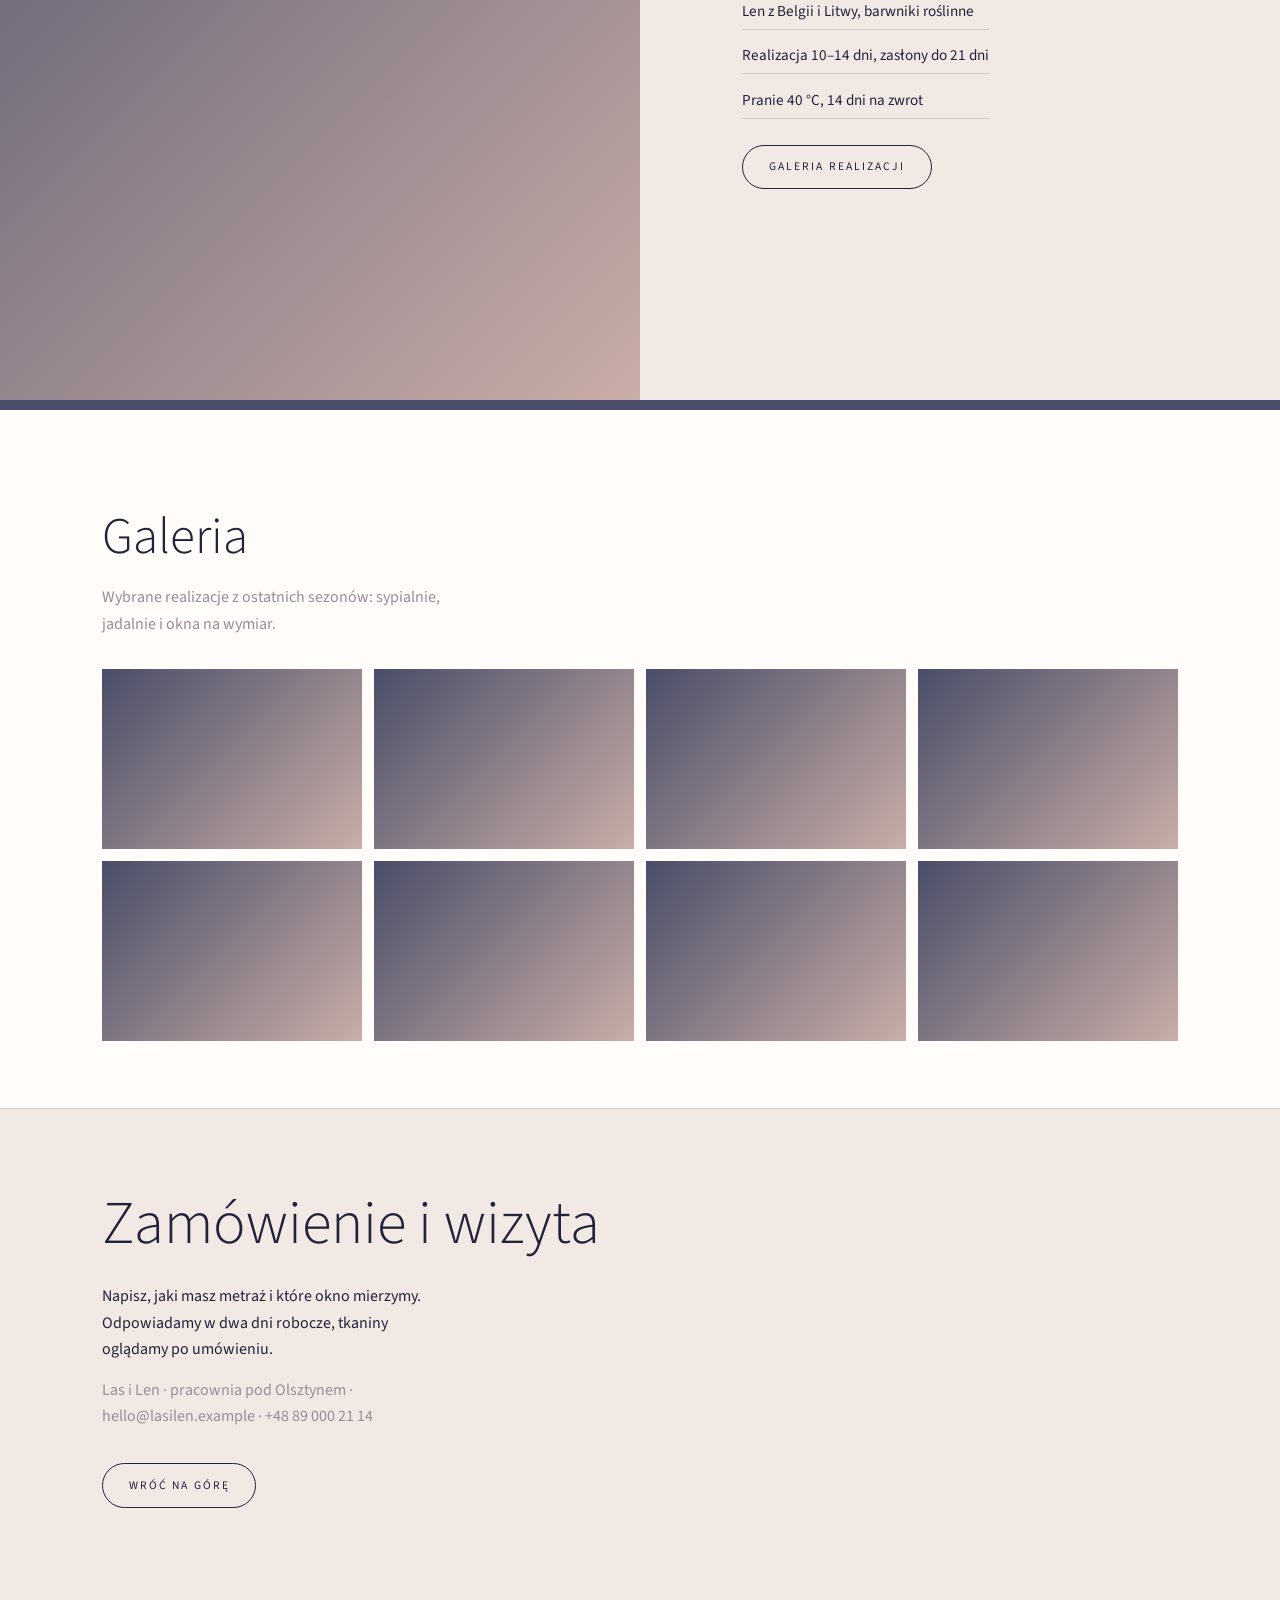
<file: Szablony/templates/story.html>
<!DOCTYPE html>
<html lang="pl" data-template="story">
<head>
  <meta charset="UTF-8">
  <meta name="viewport" content="width=device-width, initial-scale=1">
  <title>Story — szablon</title>
  <link rel="stylesheet" href="../css/switcher.css">
  <link rel="stylesheet" href="../css/templates/story.css">
  <script src="../js/palettes.js"></script>
  <script src="../js/examples.js"></script>
  <script src="../js/switcher.js" defer></script>
</head>
<body class="story">
  <nav class="dots">
    <a href="#banner" class="is-on" aria-label="Banner"></a>
    <a href="#spot1" aria-label="Spotlight 1"></a>
    <a href="#spot2" aria-label="Spotlight 2"></a>
    <a href="#spot3" aria-label="Spotlight 3"></a>
    <a href="#gallery" aria-label="Gallery"></a>
    <a href="#visit" aria-label="Visit"></a>
  </nav>
  <section class="banner" id="banner">
    <div class="copy">
      <h1 data-fill="b-title">Story</h1>
      <p data-fill="b-text">A modular, highly tweakable one-page template. To jest element Banner: split 50/50, przycisk pill.</p>
      <a class="pill" href="#spot1" data-fill="b-cta">Get Started</a>
    </div>
    <div class="media media--ph" data-img="b" style="--img: url('https://picsum.photos/seed/story-1/1100/900')"></div>
  </section>
  <section class="spot" id="spot1">
    <div class="media media--ph" data-img="s1" style="--img: url('https://picsum.photos/seed/story-2/1100/900')"></div>
    <div class="copy">
      <h2 data-fill="s1-title">Spotlight</h2>
      <p data-fill="s1-text">Naprzemienny blok tekst | obraz. Placeholder opisu motywu albo case study.</p>
      <p class="more" data-fill="s1-more">Drugi akapit rozbudowuje historię: materiał, proces, dla kogo jest oferta i czego klient może się spodziewać po pierwszym kontakcie.</p>
      <a class="pill" href="#spot2" data-fill="s1-cta">Dalej</a>
    </div>
  </section>
  <section class="spot invert" id="spot2">
    <div class="media media--ph" data-img="s2" style="--img: url('https://picsum.photos/seed/story-3/1100/900')"></div>
    <div class="copy">
      <h2 data-fill="s2-title">Invert</h2>
      <p data-fill="s2-text">Ten sam Spotlight, ale z odwróconą paletą: ciemne tło, jasny tekst, ghost CTA.</p>
      <p class="more" data-fill="s2-more">Tu warto dopisać konkret: terminy, wymiary, sposób zamówienia. Sekcja ma własny kontrast, żeby nie zlewała się z sąsiadami.</p>
      <a class="pill" href="#spot3" data-fill="s2-cta">Pracownia</a>
    </div>
  </section>
  <section class="spot" id="spot3">
    <div class="media media--ph" data-img="s3" style="--img: url('https://picsum.photos/seed/story-4/1100/900')"></div>
    <div class="copy">
      <h2 data-fill="s3-title">Pracownia</h2>
      <p data-fill="s3-text">Kolejny Spotlight: skąd biorą się rzeczy, kto je robi i jak wygląda dzień w warsztacie.</p>
      <ul class="facts">
        <li data-fill="s3-f1">Punkt 1 — materiał i pochodzenie</li>
        <li data-fill="s3-f2">Punkt 2 — czas realizacji</li>
        <li data-fill="s3-f3">Punkt 3 — pielęgnacja i gwarancja</li>
      </ul>
      <a class="pill" href="#gallery" data-fill="s3-cta">Galeria</a>
    </div>
  </section>
  <section class="gallery" id="gallery">
    <div class="gallery-head">
      <p class="kicker" data-fill="g-kicker">Realizacje</p>
      <h2 data-fill="g-title">Galeria</h2>
      <p data-fill="g-text">Osobny pas pod spotlightami: własny odstęp, tło i nagłówek, żeby zdjęcia nie wchodziły w treść powyżej.</p>
    </div>
    <div class="gallery-grid">
      <a class="media media--ph" href="#gallery" data-img="g1" style="--img: url('https://picsum.photos/seed/sg-1/500/400')"></a>
      <a class="media media--ph" href="#gallery" data-img="g2" style="--img: url('https://picsum.photos/seed/sg-2/500/400')"></a>
      <a class="media media--ph" href="#gallery" data-img="g3" style="--img: url('https://picsum.photos/seed/sg-3/500/400')"></a>
      <a class="media media--ph" href="#gallery" data-img="g4" style="--img: url('https://picsum.photos/seed/sg-4/500/400')"></a>
      <a class="media media--ph" href="#gallery" data-img="g5" style="--img: url('https://picsum.photos/seed/sg-5/500/400')"></a>
      <a class="media media--ph" href="#gallery" data-img="g6" style="--img: url('https://picsum.photos/seed/sg-6/500/400')"></a>
      <a class="media media--ph" href="#gallery" data-img="g7" style="--img: url('https://picsum.photos/seed/sg-7/500/400')"></a>
      <a class="media media--ph" href="#gallery" data-img="g8" style="--img: url('https://picsum.photos/seed/sg-8/500/400')"></a>
    </div>
  </section>
  <section class="closer" id="visit">
    <div class="copy">
      <h2 data-fill="v-title">Zamówienie</h2>
      <p data-fill="v-text">Na koniec one-page’a: jak kupić, gdzie zobaczyć tkaniny na żywo i jak się odezwać. Placeholder kontaktu marki.</p>
      <p class="more" data-fill="v-more">Pracownia przyjmuje wizyty po umówieniu. Wysyłka w kraju, zwroty 14 dni, metki z instrukcją prania w paczce.</p>
      <a class="pill" href="#banner" data-fill="v-cta">Wróć na górę</a>
    </div>
  </section>
</body>
</html>
</file>
<file: css/site.css>
@import url("https://fonts.googleapis.com/css2?family=Source+Sans+3:wght@300;400;600;700&display=swap");

:root {
  --c1: #0d1b2a;
  --c2: #1b263b;
  --c3: #415a77;
  --c4: #778da9;
  --c5: #e0e1dd;
  --bg-page: #0d1b2a;
  --bg-surface: #1b263b;
  --text: #e0e1dd;
  --text-muted: #778da9;
  --text-inverse: #e0e1dd;
  --accent: #778da9;
  --accent-hover: #e0e1dd;
  --on-accent: #0d1b2a;
  --dark: #0d1b2a;
  --light: #e0e1dd;
  --line: #415a77;
  --ease-out: cubic-bezier(0.22, 1, 0.36, 1);
  --t-fast: 150ms;
  --t-mid: 280ms;
  --focus: 2px;
  --stroke: 1.25px;
}

* { box-sizing: border-box; }
html {
  scroll-behavior: smooth;
  overflow-x: clip;
  -webkit-text-size-adjust: 100%;
}
body { margin: 0; overflow-x: clip; }
button, a, input, select, textarea { font: inherit; }
textarea {
  resize: none;
  overflow-y: auto;
}
:focus-visible {
  outline: var(--focus) solid var(--light);
  outline-offset: 3px;
}

.site {
  font-family: "Source Sans 3", sans-serif;
  min-height: 100vh;
  min-height: 100dvh;
  color: var(--text-inverse);
  background-color: var(--dark);
  background-image:
    linear-gradient(color-mix(in srgb, var(--dark) 28%, transparent), color-mix(in srgb, var(--dark) 52%, transparent)),
    url("../img/tlo2.jpg");
  background-size: cover;
  background-position: center;
  background-repeat: no-repeat;
  display: grid;
  place-items: center;
  align-content: safe center;
  text-align: center;
  padding:
    max(2rem, env(safe-area-inset-top))
    max(1rem, env(safe-area-inset-right))
    max(3rem, env(safe-area-inset-bottom))
    max(1rem, env(safe-area-inset-left));
}

.frame {
  width: min(560px, calc(100vw - 2rem));
  max-width: 100%;
}
.diamond {
  width: 72px;
  height: 72px;
  margin: 0 auto;
  border: var(--stroke) solid var(--light);
  border-radius: 50%;
  display: grid;
  place-items: center;
  font-size: 1.4rem;
}
.stem {
  width: var(--stroke);
  height: 42px;
  background: var(--light);
  margin: 0 auto;
}
.line { height: var(--stroke); background: var(--light); opacity: 0.85; }
h1 {
  letter-spacing: 0.42em;
  font-weight: 400;
  font-size: 1.55rem;
  margin: 1rem 0 0.6rem;
}
.lead {
  letter-spacing: 0.18em;
  text-transform: uppercase;
  font-size: 0.8rem;
  line-height: 1.7;
  opacity: 0.9;
  margin: 0 0 1rem;
}
.seg {
  display: grid;
  grid-template-columns: repeat(6, 1fr);
  border: var(--stroke) solid var(--light);
  margin-top: 0.4rem;
}
.seg button {
  background: transparent;
  color: var(--text-inverse);
  border: 0;
  border-right: var(--stroke) solid var(--light);
  padding: 0.85rem 0.3rem;
  letter-spacing: 0.14em;
  text-transform: uppercase;
  font-size: 0.68rem;
  line-height: 1.3;
  cursor: pointer;
  min-height: 44px;
}
.seg button:nth-child(1),
.seg button:nth-child(2),
.seg button:nth-child(3) { grid-column: span 2; }
.seg button:nth-child(3) { border-right: 0; }
.seg button:nth-child(4),
.seg button:nth-child(5) {
  grid-column: span 3;
  border-top: var(--stroke) solid var(--light);
}
.seg button:nth-child(5) { border-right: 0; }
.seg button:last-child { border-right: 0; }
.seg button:hover,
.seg button.is-on {
  background: color-mix(in srgb, var(--light) 16%, transparent);
}
.copy {
  margin-top: 2.5rem;
  font-size: 0.7rem;
  letter-spacing: 0.16em;
  text-transform: uppercase;
  opacity: 0.65;
}

.overlay {
  position: fixed;
  inset: 0;
  background: color-mix(in srgb, var(--dark) 72%, transparent);
  display: none;
  place-items: center;
  padding:
    max(1.2rem, env(safe-area-inset-top))
    max(1.2rem, env(safe-area-inset-right))
    max(1.2rem, env(safe-area-inset-bottom))
    max(1.2rem, env(safe-area-inset-left));
  z-index: 30;
}
.overlay.is-open { display: grid; }
.card {
  width: min(680px, 100%);
  max-height: min(82dvh, 82vh, 820px);
  overflow: auto;
  -webkit-overflow-scrolling: touch;
  background: color-mix(in srgb, var(--dark) 92%, transparent);
  border: 1px solid color-mix(in srgb, var(--light) 25%, transparent);
  color: var(--text-inverse);
  padding: 2.1rem 1.7rem 1.7rem;
  text-align: left;
  position: relative;
}
.card h2 {
  letter-spacing: 0.2em;
  text-transform: uppercase;
  font-weight: 400;
  margin: 0 0 0.85rem;
}
.card p {
  margin: 0 0 0.9rem;
  line-height: 1.65;
  color: color-mix(in srgb, var(--light) 88%, transparent);
}
.card a {
  color: var(--light);
  text-underline-offset: 0.18em;
}
.card a:hover {
  color: var(--accent-hover);
}
.close {
  position: absolute;
  top: 0.6rem;
  right: 0.8rem;
  background: none;
  border: 0;
  color: var(--light);
  font-size: 1.6rem;
  cursor: pointer;
  width: 44px;
  height: 44px;
}

.media {
  background:
    var(--img, none) center / cover no-repeat,
    linear-gradient(135deg, var(--c2), var(--c4));
  position: relative;
  overflow: hidden;
}

.services {
  list-style: none;
  margin: 1rem 0 0.4rem;
  padding: 0;
  display: grid;
  gap: 0.85rem;
}
.services li {
  border-top: 1px solid color-mix(in srgb, var(--light) 22%, transparent);
  padding-top: 0.75rem;
}
.services strong {
  display: block;
  letter-spacing: 0.14em;
  text-transform: uppercase;
  font-size: 0.72rem;
  font-weight: 600;
  margin-bottom: 0.25rem;
}

.facts {
  list-style: none;
  margin: 1rem 0 0.4rem;
  padding: 0;
  display: grid;
  gap: 0.85rem;
}
.facts li {
  border-top: 1px solid color-mix(in srgb, var(--light) 22%, transparent);
  padding-top: 0.75rem;
  display: grid;
  grid-template-columns: minmax(3.2rem, 4.4rem) minmax(0, 1fr);
  gap: 0.75rem;
  align-items: start;
}
.facts li.facts-note {
  grid-template-columns: 1fr;
  border-bottom: 0;
  padding-bottom: 0;
}
.facts strong {
  font-size: 1.2rem;
  letter-spacing: 0.04em;
  font-weight: 600;
  line-height: 1.2;
  color: var(--light);
}
.cite {
  font-size: 0.78rem;
  line-height: 1.55;
  opacity: 0.72;
  margin-top: 1.1rem;
}

.works {
  display: grid;
  gap: 0.85rem;
  margin: 1rem 0 0.4rem;
}
.work {
  display: grid;
  grid-template-columns: 120px 1fr;
  gap: 0.85rem;
  align-items: center;
  text-decoration: none;
  color: inherit;
  border: 1px solid color-mix(in srgb, var(--light) 18%, transparent);
  padding: 0.45rem;
}
.work .media { height: 88px; }
.work h3 {
  margin: 0 0 0.2rem;
  font-size: 0.95rem;
  letter-spacing: 0.08em;
  text-transform: uppercase;
  font-weight: 600;
}
.work p { margin: 0; font-size: 0.88rem; }

.card .note {
  font-size: 1.2rem;
  letter-spacing: 0.02em;
  color: var(--light);
  font-weight: 600;
  line-height: 1.55;
}

.card input,
.card textarea {
  width: 100%;
  background: transparent;
  border: 0;
  border-bottom: 1px solid color-mix(in srgb, var(--light) 35%, transparent);
  color: var(--light);
  padding: 0.65rem 0.85rem;
  margin-bottom: 0.8rem;
}
.card textarea {
  resize: none;
  overflow-y: auto;
  height: 8.5rem;
}
.card input:focus,
.card input:focus-visible,
.card textarea:focus,
.card textarea:focus-visible {
  outline: none;
  border-bottom-color: var(--light);
  box-shadow: 0 0 0 2px var(--light);
}
.card label {
  display: block;
  font-size: 0.68rem;
  letter-spacing: 0.16em;
  text-transform: uppercase;
  opacity: 0.75;
}
.btn {
  border: 1px solid var(--light);
  background: transparent;
  color: var(--light);
  padding: 0.65rem 1.2rem;
  letter-spacing: 0.16em;
  text-transform: uppercase;
  cursor: pointer;
}
.btn:hover { background: var(--light); color: var(--dark); }

.status {
  min-height: 1.2rem;
  font-size: 0.82rem;
  letter-spacing: 0.06em;
  margin: 0.7rem 0 0;
}
.status--ok { color: #9ec7b0; }
.status--err { color: #e7b0b0; }
.hp {
  position: absolute;
  left: -10000px;
  width: 1px;
  height: 1px;
  overflow: hidden;
}
.btn:disabled {
  opacity: 0.55;
  cursor: wait;
}

@media (max-width: 600px) {
  .seg { grid-template-columns: 1fr 1fr; }
  .seg button:nth-child(1),
  .seg button:nth-child(2),
  .seg button:nth-child(3),
  .seg button:nth-child(4),
  .seg button:nth-child(5) { grid-column: auto; border-top: 0; border-right: var(--stroke) solid var(--light); }
  .seg button:nth-child(even) { border-right: 0; }
  .seg button:nth-child(-n+4) { border-bottom: var(--stroke) solid var(--light); }
  .seg button:nth-child(5) {
    grid-column: 1 / -1;
    border-right: 0;
  }
  .work { grid-template-columns: 1fr; }
  .work .media { height: 140px; }
  .card {
    padding: 1.8rem 1.2rem 1.4rem;
    max-height: min(88dvh, 88vh, 820px);
  }
  .card h2 { padding-right: 2.4rem; }
}

@media (max-width: 420px) {
  h1 {
    font-size: 1.2rem;
    letter-spacing: 0.22em;
  }
  .lead {
    font-size: 0.7rem;
    letter-spacing: 0.1em;
  }
  .seg button {
    font-size: 0.62rem;
    letter-spacing: 0.08em;
    padding: 0.75rem 0.2rem;
  }
  .facts li {
    grid-template-columns: 3.4rem minmax(0, 1fr);
    gap: 0.5rem;
  }
  .card {
    padding: 1.55rem 1rem 1.2rem;
  }
  .card h2 {
    letter-spacing: 0.14em;
    font-size: 1.15rem;
  }
}

@media (max-height: 640px) {
  .site {
    padding:
      max(0.8rem, env(safe-area-inset-top))
      max(0.8rem, env(safe-area-inset-right))
      max(1rem, env(safe-area-inset-bottom))
      max(0.8rem, env(safe-area-inset-left));
  }
  .diamond { width: 52px; height: 52px; font-size: 1.15rem; }
  .stem { height: 22px; }
  h1 { margin: 0.55rem 0 0.35rem; }
  .copy { margin-top: 1.2rem; }
  .overlay {
    padding:
      max(0.6rem, env(safe-area-inset-top))
      max(0.6rem, env(safe-area-inset-right))
      max(0.6rem, env(safe-area-inset-bottom))
      max(0.6rem, env(safe-area-inset-left));
  }
  .card { max-height: min(92dvh, 92vh, 820px); }
}
</file>
<file: Szablony/css/switcher.css>
:root {
  --c1: #22223b;
  --c2: #4a4e69;
  --c3: #9a8c98;
  --c4: #c9ada7;
  --c5: #f2e9e4;
  --bg-page: #f2e9e4;
  --bg-surface: #fffcfa;
  --bg-muted: #e8ded8;
  --bg-inverse: #22223b;
  --text: #22223b;
  --text-muted: #9a8c98;
  --text-inverse: #f2e9e4;
  --accent: #4a4e69;
  --accent-hover: #22223b;
  --on-accent: #f2e9e4;
  --dark: #22223b;
  --light: #f2e9e4;
  --line: #d4c8c2;
  --nav: #4a4e69;
  --tile-1: #ef476f;
  --tile-2: #457b9d;
  --tile-3: #2a9d8f;
  --tile-4: #b565a7;
  --tile-5: #6c63a6;
  --tile-6: #4361ee;
  --ease-out: cubic-bezier(0.22, 1, 0.36, 1);
  --ease-std: cubic-bezier(0.2, 0.8, 0.2, 1);
  --t-fast: 150ms;
  --t-mid: 280ms;
  --t-slow: 600ms;
  --focus: 2px;
  --combo-h: 132px;
}

* { box-sizing: border-box; }
html { scroll-behavior: smooth; }
body { margin: 0; }
img { max-width: 100%; display: block; }
button, a, input, select, textarea { font: inherit; }
textarea {
  resize: none;
  overflow-y: auto;
}
:focus-visible {
  outline: var(--focus) solid var(--accent);
  outline-offset: 3px;
}

.combo-bar {
  position: fixed;
  left: 0;
  right: 0;
  bottom: 0;
  z-index: 80;
  background: rgba(12, 12, 16, 0.94);
  color: #f4f1ee;
  backdrop-filter: blur(12px);
  border-top: 1px solid rgba(255, 255, 255, 0.12);
  padding: 0.65rem 0.9rem 0.75rem;
  font-family: "Source Sans 3", "Segoe UI", sans-serif;
}
.combo-bar__row {
  display: flex;
  align-items: center;
  gap: 0.85rem;
  flex-wrap: wrap;
  margin-bottom: 0.5rem;
}
.combo-bar__home {
  color: #fff;
  text-decoration: none;
  font-size: 0.82rem;
  letter-spacing: 0.08em;
  text-transform: uppercase;
  white-space: nowrap;
}
.combo-bar__home:hover { color: var(--accent); }
.combo-bar__jump {
  display: flex;
  align-items: center;
  gap: 0.4rem;
  font-size: 0.75rem;
  letter-spacing: 0.12em;
  text-transform: uppercase;
  color: #bbb;
}
.combo-bar__jump select {
  background: #1c1c22;
  color: #fff;
  border: 1px solid rgba(255, 255, 255, 0.18);
  padding: 0.28rem 0.5rem;
  border-radius: 4px;
}
.combo-bar__current {
  margin: 0 0 0 auto;
  font-size: 0.85rem;
  color: #ddd;
}
.combo-bar__demo {
  display: flex;
  align-items: center;
  gap: 0.45rem;
  font-size: 0.72rem;
  letter-spacing: 0.1em;
  text-transform: uppercase;
  color: #eee;
  cursor: pointer;
  user-select: none;
}
.combo-bar__demo input {
  width: 16px;
  height: 16px;
  accent-color: #f4f1ee;
}
.combo-bar__theme {
  margin: 0;
  font-size: 0.75rem;
  color: #c8c4bc;
}
.demo-foot-link {
  display: inline;
  background: none;
  border: 0;
  padding: 0;
  color: inherit;
  text-decoration: underline;
  text-underline-offset: 3px;
  cursor: pointer;
}
.is-demo .media--ph::after { display: none; }
.combo-bar__palettes {
  display: grid;
  grid-template-columns: repeat(13, minmax(0, 1fr));
  gap: 0.35rem;
}
.combo-swatch {
  appearance: none;
  border: 1px solid transparent;
  background: #18181f;
  color: #eee;
  padding: 0.28rem;
  cursor: pointer;
  border-radius: 6px;
  min-height: 44px;
}
.combo-swatch__stripes {
  display: grid;
  grid-template-columns: repeat(5, 1fr);
  height: 14px;
  border-radius: 3px;
  overflow: hidden;
  margin-bottom: 0.28rem;
}
.combo-swatch__name {
  display: block;
  font-size: 0.58rem;
  letter-spacing: 0.02em;
  white-space: nowrap;
  overflow: hidden;
  text-overflow: ellipsis;
}
.combo-swatch[aria-pressed="true"] {
  border-color: #fff;
  box-shadow: 0 0 0 1px #fff inset;
}
.combo-swatch--rec { outline: 1px dashed rgba(255, 255, 255, 0.35); }
.combo-swatch:hover { border-color: rgba(255, 255, 255, 0.45); }

body { padding-bottom: var(--combo-h); }

@media (max-width: 1100px) {
  :root { --combo-h: 168px; }
  .combo-bar__palettes { grid-template-columns: repeat(7, minmax(0, 1fr)); }
}
@media (max-width: 900px) {
  :root { --combo-h: 250px; }
  .combo-bar__palettes { grid-template-columns: repeat(5, minmax(0, 1fr)); }
  .combo-bar__current { margin-left: 0; width: 100%; }
}

.media {
  background:
    var(--img, none) center / cover no-repeat,
    linear-gradient(135deg, var(--c2), var(--c4));
  position: relative;
  overflow: hidden;
}
.media--ph::after {
  content: "Placeholder";
  position: absolute;
  right: 0.7rem;
  bottom: 0.55rem;
  font: 600 0.62rem/1 "Source Sans 3", sans-serif;
  letter-spacing: 0.16em;
  text-transform: uppercase;
  color: rgba(255, 255, 255, 0.85);
  text-shadow: 0 1px 6px rgba(0, 0, 0, 0.45);
  pointer-events: none;
}
</file>
<file: Szablony/css/home.css>
@import url("https://fonts.googleapis.com/css2?family=Source+Sans+3:wght@300;400;600;700&family=Source+Serif+4:ital,wght@0,300;0,500;1,300&display=swap");

body.home {
  font-family: "Source Sans 3", "Segoe UI", sans-serif;
  background: #f4f1ec;
  color: #1c1c1f;
  line-height: 1.55;
}

.home-hero {
  max-width: 1100px;
  margin: 0 auto;
  padding: 4.5rem 1.4rem 2.5rem;
}
.home-hero h1 {
  font-family: "Source Serif 4", Georgia, serif;
  font-weight: 300;
  font-size: clamp(2.4rem, 5vw, 4rem);
  letter-spacing: -0.03em;
  margin: 0 0 0.8rem;
}
.home-hero p {
  max-width: 62ch;
  font-size: 1.12rem;
  color: #4d4a46;
  margin: 0 0 1rem;
}
.home-hero .meta {
  display: flex;
  flex-wrap: wrap;
  gap: 0.5rem 1.2rem;
  font-size: 0.78rem;
  letter-spacing: 0.14em;
  text-transform: uppercase;
  color: #7a756c;
}

.layout-grid {
  max-width: 1100px;
  margin: 0 auto;
  padding: 0 1.4rem 3rem;
  display: grid;
  gap: 1.4rem;
}
.layout-card {
  background: #fff;
  border: 1px solid #e4ddd3;
  padding: 1.4rem 1.5rem 1.3rem;
  display: grid;
  justify-items: start;
  text-decoration: none;
  color: inherit;
  transition: transform var(--t-fast), box-shadow var(--t-mid);
}
.layout-card:hover {
  transform: translateY(-2px);
  box-shadow: 0 14px 40px rgba(28, 28, 31, 0.08);
}
.layout-card h2 {
  margin: 0.15rem 0 0.45rem;
  font-size: 1.7rem;
  letter-spacing: -0.02em;
}
.kicker {
  margin: 0;
  font-size: 0.72rem;
  letter-spacing: 0.18em;
  text-transform: uppercase;
  color: #8a8478;
}
.layout-card .typ {
  margin: 0 0 0.55rem;
  max-width: 58ch;
  font-size: 1.02rem;
  color: #3d3a36;
}
.layout-card .best {
  margin: 0 0 0.9rem;
  max-width: 58ch;
  font-size: 0.95rem;
  color: #4a4742;
}
.layout-card .cta {
  display: inline-block;
  margin-top: 0.8rem;
  letter-spacing: 0.14em;
  text-transform: uppercase;
  font-size: 0.75rem;
  font-weight: 700;
  color: #1c1c1f;
  border-bottom: 1px solid #1c1c1f;
  padding-bottom: 0.12rem;
}

.swatch-row {
  display: flex;
  width: 220px;
  max-width: 100%;
  height: 18px;
  border-radius: 3px;
  overflow: hidden;
  margin: 0.4rem 0 0.7rem;
}
.swatch-row span { flex: 1; }

.section-title {
  max-width: 1100px;
  margin: 0 auto;
  padding: 0.5rem 1.4rem 0.8rem;
  font-family: "Source Serif 4", Georgia, serif;
  font-weight: 300;
  font-size: 2rem;
}

.home-note {
  max-width: 1100px;
  margin: 0 auto 5rem;
  padding: 0 1.4rem;
  color: #5c5850;
  font-size: 0.92rem;
}
.home-note a { color: inherit; }
</file>
<file: Szablony/css/templates/bloom.css>
@import url("https://fonts.googleapis.com/css2?family=Cormorant+Garamond:ital,wght@0,400;0,600;1,400&family=Source+Sans+3:wght@400;600&display=swap");

.bloom {
  font-family: "Source Sans 3", sans-serif;
  background: var(--bg-page);
  color: var(--text);
}
.bloom a { color: inherit; text-decoration: none; }
.bloom h1, .bloom h2, .bloom h3 {
  font-family: "Cormorant Garamond", Georgia, serif;
  font-weight: 400;
}

.head {
  position: sticky;
  top: 0;
  z-index: 6;
  display: flex;
  align-items: center;
  gap: 1.4rem;
  padding: 0.85rem 1.6rem;
  background: color-mix(in srgb, var(--bg-page) 92%, transparent);
  backdrop-filter: blur(10px);
  border-bottom: 1px solid var(--line);
}
.brand {
  letter-spacing: 0.32em;
  font-size: 0.85rem;
  font-weight: 600;
  margin-right: auto;
}
.head nav { display: flex; gap: 1.2rem; font-size: 0.82rem; }
.phone { font-size: 0.82rem; letter-spacing: 0.04em; }
.btn {
  background: var(--accent);
  color: var(--on-accent);
  border: 0;
  padding: 0.7rem 1.2rem;
  border-radius: 999px;
  font-size: 0.75rem;
  letter-spacing: 0.12em;
  text-transform: uppercase;
  display: inline-block;
  width: max-content;
  cursor: pointer;
}
.btn:hover { background: var(--accent-hover); }

.hero {
  display: grid;
  grid-template-columns: 1fr 1fr;
  min-height: calc(100vh - 72px);
}
.copy {
  padding: 10vh 8vw;
  display: grid;
  align-content: center;
  justify-items: start;
}
.kicker {
  letter-spacing: 0.22em;
  text-transform: uppercase;
  font-size: 0.68rem;
  color: var(--text-muted);
  margin: 0 0 0.8rem;
}
.copy h1 {
  font-size: clamp(2.6rem, 6vw, 4.4rem);
  line-height: 1.05;
  margin: 0 0 1rem;
  font-style: italic;
}
.copy p { max-width: 36ch; color: var(--text-muted); }
.hero .media { min-height: 56vh; }

.treatments, .team { padding: 4.2rem 8vw 2rem; }
.treatments h2, .team h2, .book h2, .gallery h2 {
  font-size: 2.4rem;
  margin: 0 0 0.5rem;
}
.lead { color: var(--text-muted); max-width: 48ch; margin: 0 0 1.6rem; }
.list { list-style: none; margin: 0; padding: 0; }
.list li {
  display: grid;
  grid-template-columns: 1fr auto auto;
  gap: 1.2rem;
  padding: 1rem 0;
  border-bottom: 1px solid var(--line);
  align-items: baseline;
}
.list span:nth-child(2) { color: var(--text-muted); font-size: 0.9rem; }

.people {
  display: grid;
  grid-template-columns: repeat(3, 1fr);
  gap: 1.2rem;
}
.people .media { aspect-ratio: 4 / 5; border-radius: 40% 40% 6px 6px / 28% 28% 6px 6px; }
.people h3 { margin: 0.8rem 0 0.15rem; font-size: 1.5rem; }
.people p { margin: 0; color: var(--text-muted); font-size: 0.9rem; }

.gallery {
  display: grid;
  grid-template-columns: repeat(3, 1fr);
  gap: 0.5rem;
  padding: 4.2rem 8vw 3rem;
}
.gallery h2 { grid-column: 1 / -1; }
.gallery .media { min-height: 220px; }

.book {
  display: grid;
  grid-template-columns: 1.1fr 0.9fr;
  gap: 3rem;
  padding: 2rem 8vw 3.5rem;
}
.book input, .book textarea {
  width: 100%;
  display: block;
  margin: 0 0 0.7rem;
  padding: 0.75rem 0.85rem;
  border: 0;
  border-bottom: 1px solid var(--line);
  background: transparent;
}
.book textarea {
  height: 6.5rem;
  resize: none;
  overflow-y: auto;
}
.book aside { padding-top: 0.4rem; color: var(--text-muted); }

@media (max-width: 800px) {
  .head nav, .phone { display: none; }
  .hero, .people, .gallery, .book { grid-template-columns: 1fr; }
  .list li { grid-template-columns: 1fr auto; }
  .list span:nth-child(2) { grid-column: 1; }
}
</file>
<file: Szablony/css/templates/editorial.css>
@import url("https://fonts.googleapis.com/css2?family=Source+Sans+3:wght@300;400;600;700&family=Source+Serif+4:wght@400;600&display=swap");

.editorial {
  font-family: "Source Sans 3", sans-serif;
  background: var(--bg-surface);
  color: var(--text);
  display: grid;
  grid-template-columns: 260px minmax(0, 1fr);
  min-height: 100vh;
}
.editorial a { color: inherit; }
.side {
  background: var(--bg-page);
  padding: 1.2rem 1.1rem 6rem;
  border-right: 1px solid var(--line);
}
.search {
  width: 100%;
  border: 1px solid var(--line);
  border-radius: 999px;
  padding: 0.55rem 0.9rem;
  background: var(--bg-surface);
  color: var(--text);
  margin-bottom: 1.4rem;
}
.side h2 {
  font-size: 0.95rem;
  margin: 0 0 0.7rem;
  padding-bottom: 0.35rem;
  border-bottom: 3px solid var(--accent);
  width: max-content;
}
.menu { list-style: none; margin: 0; padding: 0; }
.menu > li { border-top: 1px solid var(--line); }
.menu a {
  display: block;
  padding: 0.7rem 0.2rem;
  text-decoration: none;
  letter-spacing: 0.14em;
  text-transform: uppercase;
  font-size: 0.72rem;
}
.menu a:hover, .menu .is-active { box-shadow: inset 3px 0 0 var(--accent); padding-left: 0.55rem; }
.sub { padding-left: 0.8rem; font-size: 0.7rem; display: none; }
.menu li.open .sub { display: block; }
.mini {
  margin-top: 1.6rem;
}
.mini .media { height: 110px; margin-bottom: 0.6rem; }
.mini p { font-size: 0.88rem; color: var(--text-muted); }

.main { padding: 1.1rem 2rem 6rem; }
.top {
  display: flex;
  justify-content: space-between;
  align-items: center;
  gap: 1rem;
  padding-bottom: 0.7rem;
  border-bottom: 3px solid var(--accent);
}
.wordmark { font-weight: 600; text-decoration: none; }
.social { display: flex; gap: 0.7rem; color: var(--text-muted); text-decoration: none; }
.social a { text-decoration: none; min-width: 28px; }
.social a:hover { color: var(--accent); }
.toggle {
  display: none;
  background: none;
  border: 0;
  color: var(--accent);
  font-size: 1.6rem;
  cursor: pointer;
}

.hero {
  display: grid;
  grid-template-columns: 1fr 1fr;
  gap: 2rem;
  padding: 2rem 0 1.6rem;
  align-items: center;
}
.hero h1 {
  font-family: "Source Serif 4", Georgia, serif;
  font-size: clamp(2rem, 4vw, 3.1rem);
  margin: 0 0 0.6rem;
  line-height: 1.1;
}
.kicker {
  letter-spacing: 0.18em;
  text-transform: uppercase;
  font-size: 0.72rem;
  color: var(--text-muted);
}
.hero .media { height: 280px; border-radius: 6px; }
.btn {
  display: inline-block;
  margin-top: 1rem;
  border: 1px solid var(--accent);
  color: var(--accent);
  padding: 0.65rem 1.15rem;
  letter-spacing: 0.16em;
  text-transform: uppercase;
  font-size: 0.72rem;
  text-decoration: none;
  transition: background var(--t-fast), color var(--t-fast);
}
.btn:hover { background: var(--accent); color: var(--on-accent); }

.features {
  display: grid;
  grid-template-columns: repeat(3, 1fr);
  gap: 1.2rem;
  padding: 1.4rem 0;
  border-top: 1px solid var(--line);
}
.icon {
  width: 42px; height: 42px; border-radius: 50%;
  border: 1px solid var(--accent); color: var(--accent);
  display: grid; place-items: center; margin-bottom: 0.5rem;
}
.posts {
  display: grid;
  grid-template-columns: 1fr 1fr;
  gap: 1.4rem;
}
.post {
  border: 1px solid var(--line);
  background: var(--bg-page);
  padding: 0.85rem 0.85rem 1.15rem;
  border-radius: 6px;
  display: grid;
  align-content: start;
}
.post .media {
  height: 150px;
  margin: 0 0 0.85rem;
  border-radius: 4px;
}
.post h3 { margin: 0 0 0.4rem; }
.post p {
  margin: 0 0 0.75rem;
  color: var(--text-muted);
  line-height: 1.55;
}
.more { color: var(--accent); font-size: 0.8rem; letter-spacing: 0.12em; text-transform: uppercase; text-decoration: none; }
.more:hover { text-decoration: underline; }

.view[hidden] { display: none !important; }
.page-title {
  font-family: "Source Serif 4", Georgia, serif;
  font-size: clamp(1.8rem, 3.6vw, 2.7rem);
  margin: 0.35rem 0 1rem;
  line-height: 1.15;
}
.page-media { height: 220px; border-radius: 6px; margin: 0 0 1.4rem; }
.prose { max-width: 62ch; }
.prose p, .prose li { line-height: 1.7; color: var(--text-muted); }
.prose ul, .prose ol { margin: 0 0 1.1rem; padding-left: 1.2rem; }
.split {
  display: grid;
  grid-template-columns: 1fr 1fr;
  gap: 1.6rem;
  margin: 1.2rem 0 1.6rem;
}
.card-link {
  border: 1px solid var(--line);
  padding: 1.1rem 1.15rem 1.2rem;
}
blockquote {
  margin: 0 0 1.6rem;
  padding: 0.9rem 0 0.9rem 1.1rem;
  border-left: 3px solid var(--accent);
  font-family: "Source Serif 4", Georgia, serif;
  font-size: 1.15rem;
}
.docs { list-style: none; margin: 0; padding: 0; }
.docs li {
  display: grid;
  gap: 0.2rem;
  padding: 0.9rem 0;
  border-bottom: 1px solid var(--line);
}
.docs span { color: var(--text-muted); font-size: 0.92rem; }
.touch input, .touch textarea {
  width: 100%;
  display: block;
  margin: 0 0 0.7rem;
  padding: 0.65rem 0;
  border: 0;
  border-bottom: 1px solid var(--line);
  background: transparent;
  color: var(--text);
}
.touch textarea {
  height: 9rem;
  resize: none;
  overflow-y: auto;
}
.view aside h2 {
  font-size: 0.78rem;
  letter-spacing: 0.14em;
  text-transform: uppercase;
  margin: 1rem 0 0.3rem;
}

@media (max-width: 900px) {
  .editorial { grid-template-columns: 1fr; }
  .side { display: none; }
  .side.is-open { display: block; position: fixed; inset: 0 20% 0 0; z-index: 40; }
  .toggle { display: block; }
  .hero, .features, .posts, .split { grid-template-columns: 1fr; }
}
</file>
<file: Szablony/css/templates/massively.css>
@import url("https://fonts.googleapis.com/css2?family=Source+Sans+3:ital,wght@0,300;0,400;0,600;0,700;1,400&display=swap");

.massively {
  font-family: "Source Sans 3", sans-serif;
  background: var(--dark);
  color: var(--text);
  min-height: 100vh;
}
.massively a { color: inherit; }

.intro {
  min-height: calc(100vh - var(--combo-h));
  min-height: calc(100dvh - var(--combo-h));
  display: grid;
  place-items: center;
  text-align: center;
  color: var(--text-inverse);
  position: relative;
  z-index: 1;
  background:
    linear-gradient(color-mix(in srgb, var(--dark) 58%, transparent), color-mix(in srgb, var(--dark) 58%, transparent)),
    var(--img) center / cover no-repeat,
    linear-gradient(135deg, var(--c2), var(--c1));
  padding: 3rem 1.2rem 4rem;
}
.intro-inner {
  display: flex;
  flex-direction: column;
  align-items: center;
  max-width: 42rem;
}
.intro h1 {
  margin: 0;
  font-size: clamp(2.4rem, 7vw, 5.2rem);
  letter-spacing: 0.12em;
  line-height: 0.95;
  font-weight: 700;
}
.intro p {
  max-width: 38rem;
  margin: 1.1rem auto 1.6rem;
  font-style: italic;
  font-weight: 300;
  font-size: 1.05rem;
}
.intro a { text-decoration: underline; text-underline-offset: 3px; }
.intro a:hover { text-decoration-thickness: 2px; }
.chevron {
  width: 52px;
  height: 52px;
  border-radius: 50%;
  border: 1px solid var(--text-inverse);
  display: grid;
  place-items: center;
  margin: 0 auto;
  color: var(--text-inverse);
  text-decoration: none;
  transition: background var(--t-fast), color var(--t-fast);
}
.chevron:hover {
  background: var(--text-inverse);
  color: var(--dark);
}

.sheet-wrap {
  position: relative;
  z-index: 2;
  margin-top: 0;
  padding: 2.2rem 1rem 3rem;
  background: var(--dark);
}
.logo-box {
  width: max-content;
  margin: 0 auto 1rem;
  border: 2px solid var(--text-inverse);
  color: var(--text-inverse);
  letter-spacing: 0.28em;
  font-weight: 700;
  padding: 0.55rem 1.1rem;
}
.sheet {
  max-width: 980px;
  margin: 1.1rem auto 0;
  background: var(--bg-surface);
  box-shadow: 0 20px 50px rgba(0, 0, 0, 0.28);
}
.tabs {
  display: flex;
  flex-wrap: wrap;
  background: color-mix(in srgb, var(--nav) 88%, black);
  color: var(--text-inverse);
  list-style: none;
  margin: 0;
  padding: 0;
}
.tabs a {
  display: block;
  padding: 1rem 1.2rem;
  text-decoration: none;
  letter-spacing: 0.16em;
  text-transform: uppercase;
  font-size: 0.72rem;
  font-weight: 600;
}
.tabs .is-active {
  background: var(--bg-surface);
  color: var(--text);
}
.tabs a:not(.is-active):hover { background: color-mix(in srgb, var(--nav) 70%, white); }
.tabs .social { margin-left: auto; display: flex; }
.tabs .social a { opacity: 0.85; }
.tabs .social a:hover { color: var(--c4); }

.featured, .post {
  padding: 2.4rem 2rem 2rem;
  text-align: center;
}
.date {
  display: flex;
  align-items: center;
  justify-content: center;
  gap: 1rem;
  letter-spacing: 0.14em;
  text-transform: uppercase;
  font-size: 0.78rem;
  color: var(--text-muted);
}
.date::before, .date::after {
  content: "";
  width: 4.5rem;
  height: 1px;
  background: var(--line);
}
.featured h2, .post h2 {
  font-size: clamp(1.8rem, 4vw, 2.8rem);
  letter-spacing: 0.04em;
  text-transform: uppercase;
  margin: 0.8rem 0 0.7rem;
}
.featured h2 a, .post h2 a { text-decoration: none; }
.featured h2 a:hover, .post h2 a:hover { color: var(--accent); }
.lead { color: var(--text-muted); font-style: italic; max-width: 40rem; margin: 0 auto 1.3rem; }
.featured .media { height: 320px; margin: 0 -2rem 1.4rem; }
.btn {
  display: inline-block;
  border: 1px solid var(--text);
  padding: 0.7rem 1.4rem;
  letter-spacing: 0.18em;
  text-transform: uppercase;
  font-size: 0.72rem;
  text-decoration: none;
  transition: background var(--t-fast), color var(--t-fast);
}
.btn:hover { background: var(--accent); color: var(--on-accent); border-color: var(--accent); }

.posts {
  display: grid;
  grid-template-columns: 1fr 1fr;
  border-top: 1px solid var(--line);
}
.post { border-bottom: 1px solid var(--line); }
.post:nth-child(odd) { border-right: 1px solid var(--line); }
.post .media { height: 180px; margin: 0 0 1rem; }

.pager {
  display: flex;
  justify-content: center;
  gap: 0.4rem;
  padding: 1.6rem;
  list-style: none;
  margin: 0;
}
.pager a, .pager span {
  min-width: 44px;
  height: 44px;
  display: grid;
  place-items: center;
  border: 1px solid var(--line);
  text-decoration: none;
}
.pager .is-active { background: var(--accent); color: var(--on-accent); border-color: var(--accent); }

.footer {
  display: grid;
  grid-template-columns: 1.2fr 0.8fr;
  gap: 2rem;
  padding: 2rem;
  background: var(--bg-muted);
}
.footer label { display: block; margin-bottom: 0.7rem; }
.footer input, .footer textarea {
  width: 100%;
  border: 0;
  border-bottom: 1px solid var(--line);
  background: transparent;
  padding: 0.55rem 0;
  color: var(--text);
}
.footer textarea {
  height: 8rem;
  resize: none;
  overflow-y: auto;
}
.footer h3 {
  letter-spacing: 0.16em;
  text-transform: uppercase;
  font-size: 0.78rem;
  margin: 0 0 0.4rem;
}
.copy {
  text-align: center;
  padding: 1rem;
  font-size: 0.8rem;
  color: var(--text-muted);
  background: var(--bg-surface);
}

@media (max-width: 720px) {
  .posts, .footer { grid-template-columns: 1fr; }
  .post:nth-child(odd) { border-right: 0; }
  .tabs .social { width: 100%; }
}
</file>
<file: Szablony/css/templates/phantom.css>
@import url("https://fonts.googleapis.com/css2?family=Source+Sans+3:wght@300;400;600;700&display=swap");

.phantom {
  font-family: "Source Sans 3", sans-serif;
  background: var(--bg-page);
  color: var(--text);
}
.wrap { max-width: 1080px; margin: 0 auto; padding: 1.4rem 1.4rem 7rem; }
.head { display: flex; justify-content: space-between; align-items: center; margin-bottom: 2.4rem; }
.brand { letter-spacing: 0.32em; font-weight: 700; text-decoration: none; color: inherit; }
.menu-wrap { position: relative; }
.menu-btn { background: none; border: 0; font-size: 1.5rem; cursor: pointer; color: inherit; min-width: 44px; min-height: 44px; }
.drop {
  display: none;
  position: absolute;
  right: 0;
  top: calc(100% + 0.25rem);
  min-width: 12.5rem;
  background: var(--bg-surface);
  border: 1px solid var(--line);
  border-radius: 8px;
  padding: 0.35rem 0;
  z-index: 20;
  box-shadow: 0 14px 36px color-mix(in srgb, var(--text) 16%, transparent);
}
.drop.is-open { display: grid; }
.drop a {
  display: block;
  padding: 0.5rem 1rem;
  color: inherit;
  text-decoration: none;
  font-size: 0.78rem;
  letter-spacing: 0.14em;
  text-transform: uppercase;
}
.drop a:hover { background: color-mix(in srgb, var(--accent) 16%, transparent); }
.intro h1 { font-size: clamp(1.8rem, 4vw, 2.7rem); max-width: 18ch; font-weight: 600; line-height: 1.2; }
.intro p { max-width: 52ch; color: var(--text-muted); }
.intro a { color: inherit; }
.catalog h2, .studio h2, .foot h2 {
  font-size: 1.45rem;
  margin: 0 0 0.45rem;
}
.lead { max-width: 52ch; color: var(--text-muted); margin: 0 0 1.2rem; line-height: 1.6; }
.studio { margin: 0 0 3rem; }
.studio-grid {
  display: grid;
  grid-template-columns: 1.1fr 0.9fr;
  gap: 1.6rem;
  align-items: center;
}
.studio .media { min-height: 240px; border-radius: 8px; }
.studio-list { margin: 0.8rem 0 0; padding: 0; list-style: none; }
.studio-list li {
  padding: 0.55rem 0;
  border-bottom: 1px solid var(--line);
}

.grid {
  display: grid;
  grid-template-columns: repeat(3, 1fr);
  gap: 1.4rem;
  margin: 2.4rem 0 3rem;
}
.card {
  aspect-ratio: 1;
  display: grid;
  place-items: center;
  text-decoration: none;
  color: #fff;
  letter-spacing: 0.28em;
  text-transform: uppercase;
  font-size: 0.85rem;
  position: relative;
  overflow: hidden;
  border-radius: 8px;
  background: var(--img) center / cover no-repeat;
}
.card::after {
  content: "";
  position: absolute;
  inset: 0;
  background:
    linear-gradient(135deg, transparent 42%, rgba(255,255,255,0.22) 50%, transparent 58%),
    color-mix(in srgb, var(--tint) 58%, transparent);
  transition: background var(--t-mid);
}
.card:hover::after {
  background:
    linear-gradient(135deg, transparent 42%, rgba(255,255,255,0.22) 50%, transparent 58%),
    color-mix(in srgb, var(--tint) 72%, transparent);
}
.card span { position: relative; z-index: 1; }

.foot {
  display: grid;
  grid-template-columns: 1.2fr 0.8fr;
  gap: 2rem;
}
.foot input, .foot textarea {
  width: 100%; border: 0; border-bottom: 1px solid var(--line);
  background: transparent; color: var(--text); padding: 0.55rem 0; margin-bottom: 0.6rem;
}
.foot textarea {
  height: 8rem;
  resize: none;
  overflow-y: auto;
}
.send {
  border: 1px solid var(--text); background: transparent; color: var(--text);
  padding: 0.55rem 1.1rem; letter-spacing: 0.16em; text-transform: uppercase; cursor: pointer;
}
.send:hover { background: var(--accent); color: var(--on-accent); border-color: var(--accent); }

@media (max-width: 800px) {
  .grid, .foot, .studio-grid { grid-template-columns: 1fr; }
}
</file>
<file: Szablony/css/templates/story.css>
@import url("https://fonts.googleapis.com/css2?family=Source+Sans+3:wght@300;400;600&display=swap");

.story {
  font-family: "Source Sans 3", sans-serif;
  background: var(--bg-page);
  color: var(--text);
}
.story a { color: inherit; }
.banner, .spot {
  display: grid;
  grid-template-columns: 1fr 1fr;
  min-height: 100vh;
}
.copy { padding: 8vh 8vw; display: grid; align-content: center; justify-items: start; }
.copy h1, .copy h2 { font-weight: 300; font-size: clamp(2.2rem, 5vw, 3.8rem); margin: 0 0 1rem; }
.copy p { max-width: 42ch; margin: 0 0 0.9rem; line-height: 1.65; }
.more { color: var(--text-muted); }
.media { min-height: 42vh; }
.facts {
  margin: 0 0 0.4rem;
  padding: 0;
  list-style: none;
  display: grid;
  gap: 0.45rem;
}
.facts li {
  padding: 0.45rem 0;
  border-bottom: 1px solid color-mix(in srgb, var(--text) 16%, transparent);
  font-size: 0.95rem;
}
.pill {
  display: inline-block;
  margin-top: 1.2rem;
  border: 1px solid var(--text);
  border-radius: 999px;
  padding: 0.8rem 1.6rem;
  letter-spacing: 0.18em;
  text-transform: uppercase;
  font-size: 0.72rem;
  text-decoration: none;
  width: max-content;
}
.pill:hover { background: var(--text); color: var(--bg-page); }
.spot:nth-child(odd) .copy { order: 1; }
.invert {
  background: var(--bg-inverse);
  color: var(--text-inverse);
}
.invert .pill { border-color: var(--text-inverse); }
.invert .pill:hover { background: var(--text-inverse); color: var(--bg-inverse); }
.invert .more { color: color-mix(in srgb, var(--text-inverse) 78%, transparent); }
.invert .facts li { border-bottom-color: color-mix(in srgb, var(--text-inverse) 22%, transparent); }
.gallery {
  padding: 5.2rem 8vw 4.2rem;
  background: var(--bg-surface);
  border-top: 10px solid var(--accent);
  border-bottom: 1px solid var(--line);
}
.gallery-head {
  max-width: 40rem;
  margin: 0 0 2rem;
}
.gallery-head .kicker {
  letter-spacing: 0.22em;
  text-transform: uppercase;
  font-size: 0.72rem;
  color: var(--text-muted);
  margin: 0 0 0.5rem;
}
.gallery-head h2 {
  font-weight: 300;
  font-size: clamp(2rem, 4vw, 3.2rem);
  margin: 0 0 0.7rem;
}
.gallery-head p {
  margin: 0;
  max-width: 48ch;
  line-height: 1.65;
  color: var(--text-muted);
}
.gallery-grid {
  display: grid;
  grid-template-columns: repeat(4, 1fr);
  gap: 0.75rem;
}
.gallery-grid a { min-height: 180px; display: block; }
.closer {
  padding: 4.5rem 8vw 3rem;
  background: var(--bg-page);
}
.closer .copy { padding: 0; }
.story-foot {
  margin: 0;
  padding: 1.1rem 8vw 1.6rem;
  font-size: 0.9rem;
}
.dots {
  position: fixed;
  right: 1.1rem;
  top: 50%;
  transform: translateY(-50%);
  display: grid;
  gap: 0.55rem;
  z-index: 5;
}
.dots a {
  width: 10px; height: 10px; border-radius: 50%;
  background: color-mix(in srgb, var(--text) 35%, transparent);
}
.dots a:hover, .dots a.is-on { background: var(--accent); }

@media (max-width: 800px) {
  .banner, .spot { grid-template-columns: 1fr; min-height: auto; }
  .spot:nth-child(odd) .copy { order: 0; }
  .gallery-grid { grid-template-columns: 1fr 1fr; }
  .dots { display: none; }
}
</file>
